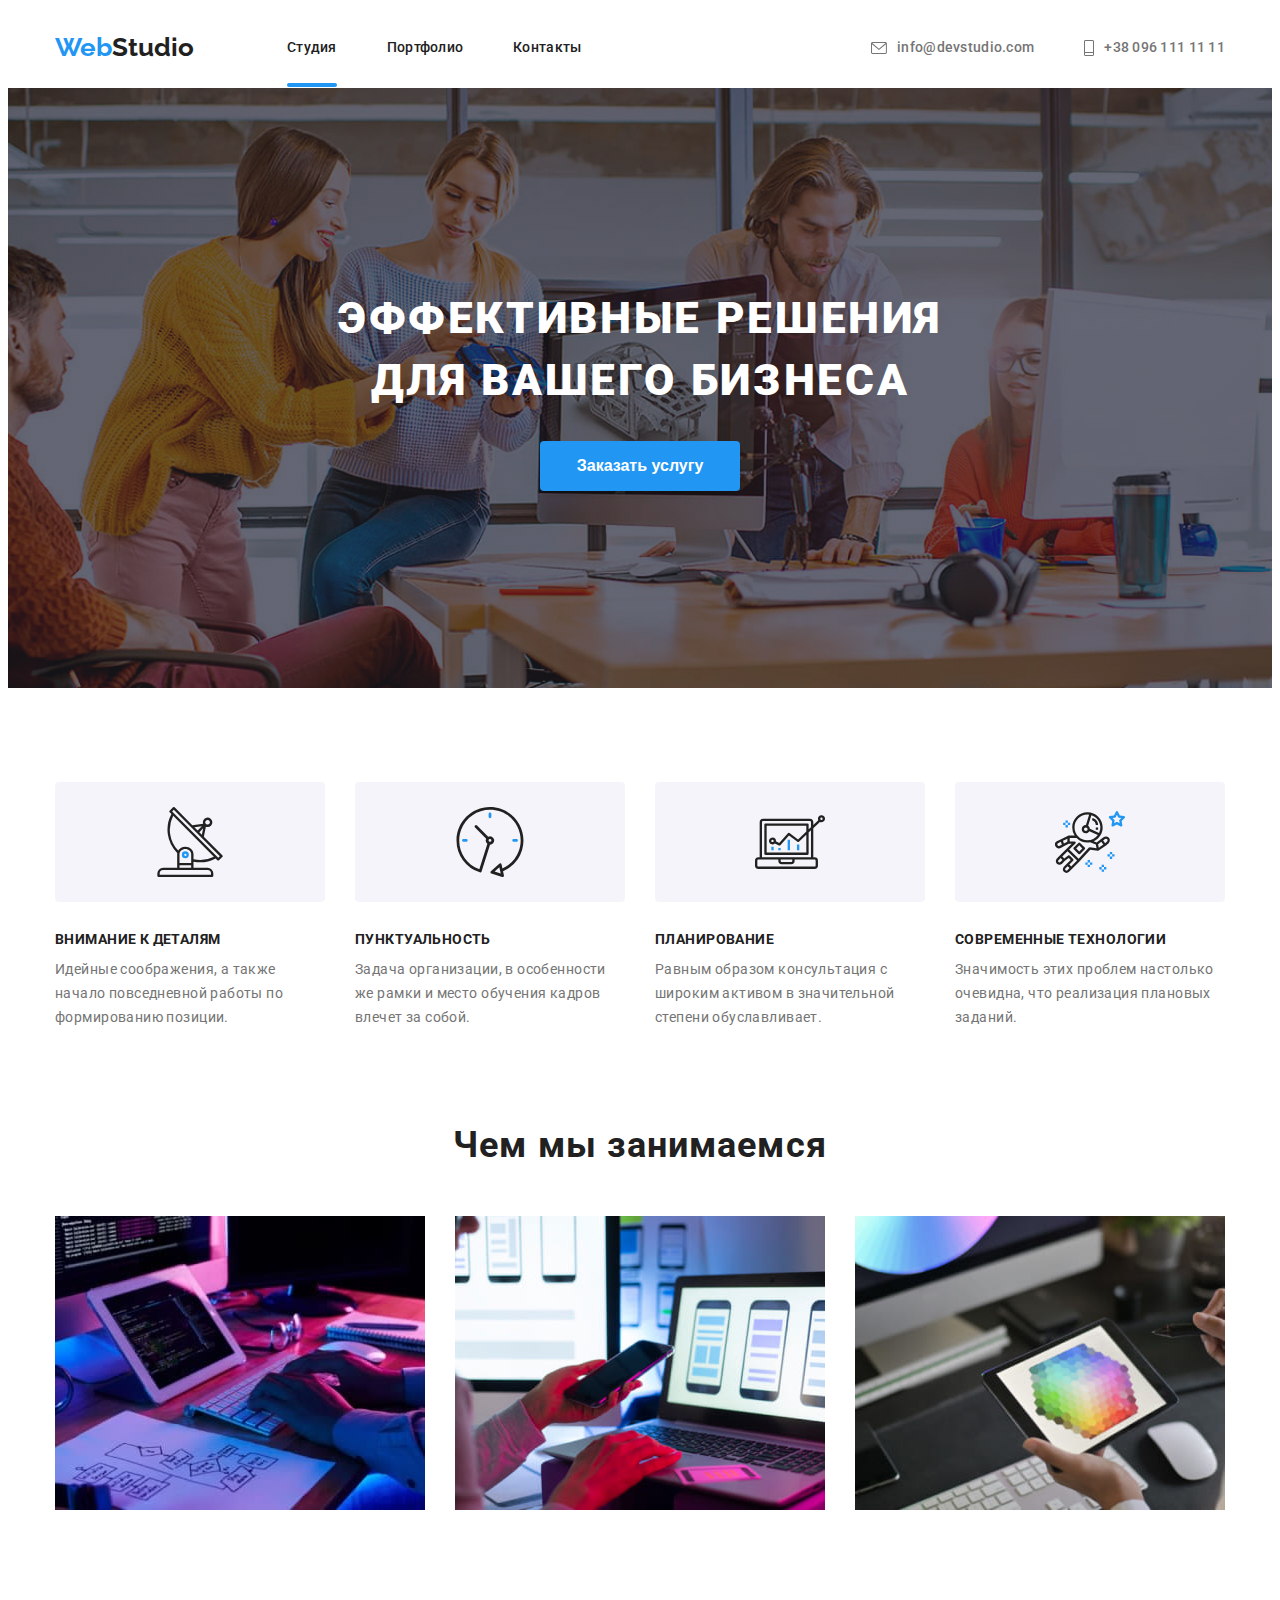
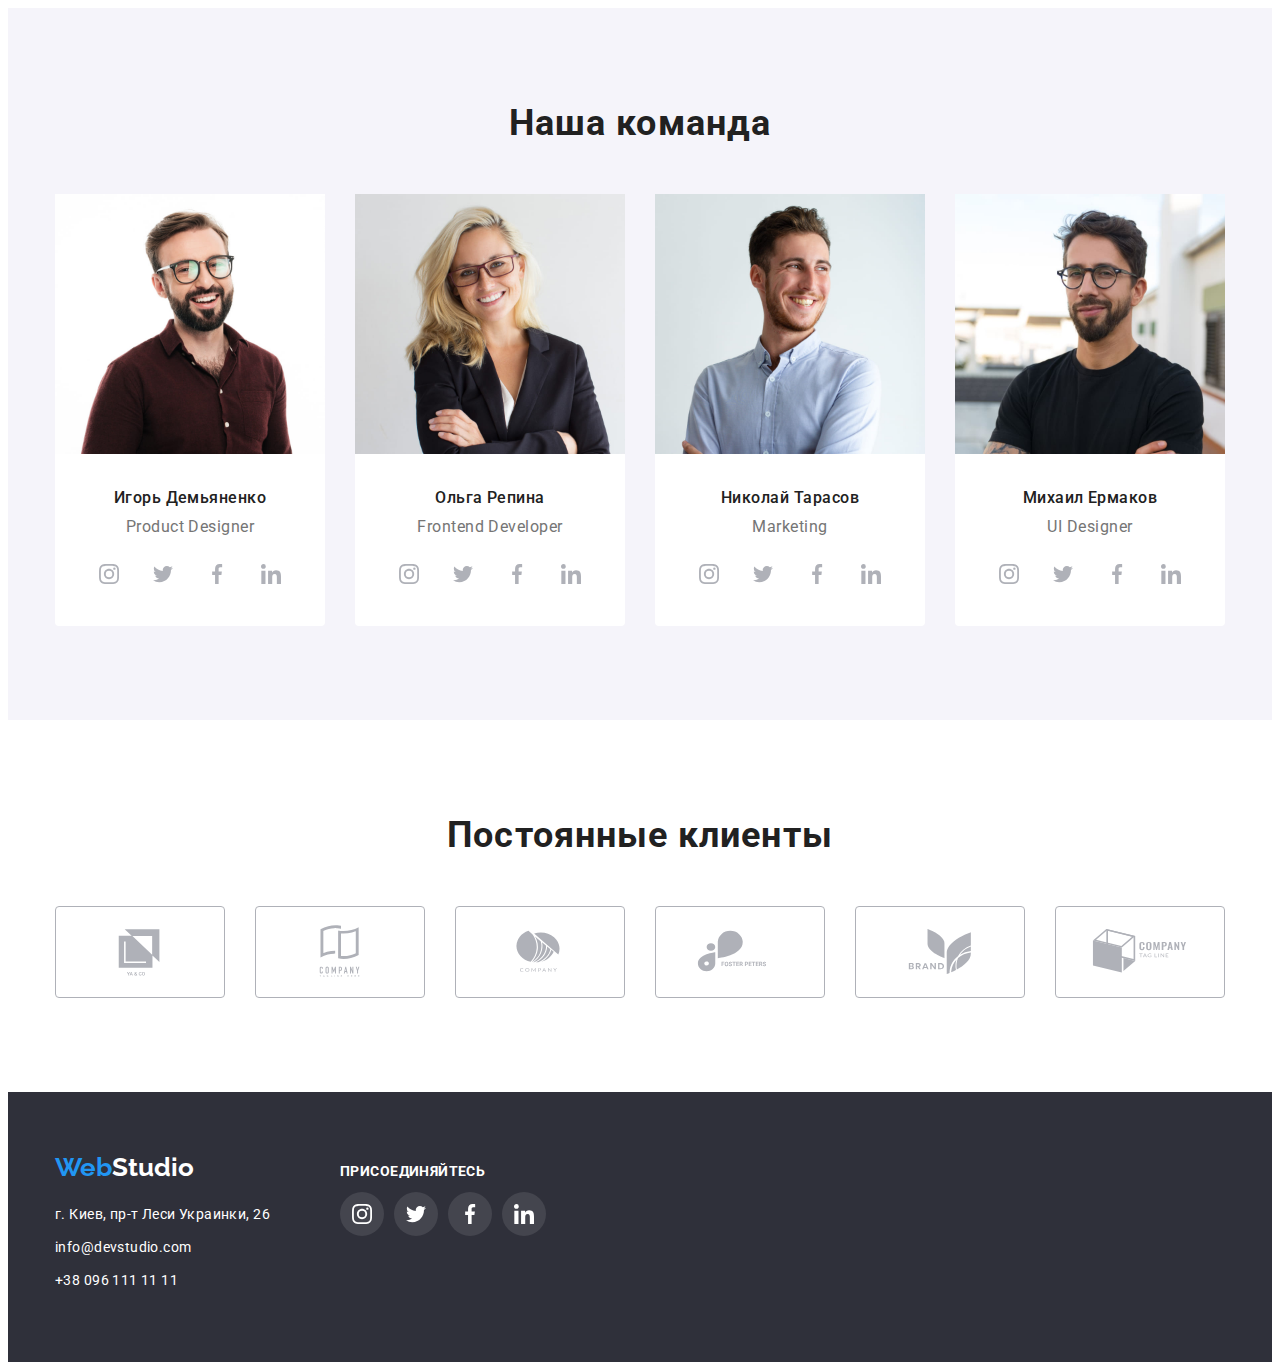
<file: index.html>
<!DOCTYPE html>
<html lang="ru">
<head>
    
    <meta charset="UTF-8">
    <meta http-equiv="X-UA-Compatible" content="IE=edge">
    <meta name="viewport" content="width=device-width, initial-scale=1.0">
    <title>Studio</title>
    <link rel="stylesheet" href="https://cdnjs.cloudflare.com/ajax/libs/modern-normalize/1.1.0/modern-normalize.min.css"
        integrity="sha512-wpPYUAdjBVSE4KJnH1VR1HeZfpl1ub8YT/NKx4PuQ5NmX2tKuGu6U/JRp5y+Y8XG2tV+wKQpNHVUX03MfMFn9Q=="
        crossorigin="anonymous" referrerpolicy="no-referrer" />
<link rel="preconnect" href="https://fonts.googleapis.com">
<link rel="preconnect" href="https://fonts.gstatic.com" crossorigin>
<link href="https://fonts.googleapis.com/css2?family=Raleway:wght@700&family=Roboto:wght@400;500;700;900&display=swap"
    rel="stylesheet">
    <link rel="stylesheet" href="./css/styles.css" >
</head>
<body>
    

    <header class="header">
        <div class="container header-container">
            <div class="connect-header-logo">
        <a class="logo-title-up link" href=""><span class="logo-letters-up">Web</span>Studio</a>
        </div>
        <!--Navigation panel-->
        <nav class="nav-list">
            <ul class="header-list list">
                <li class="header-item"><a class="menu-link curent-page link " href="">Студия</a></li>
                <li class="header-item"><a class="menu-link link" href="./portfolio.html">Портфолио</a></li>
                <li class="header-item"><a class="menu-link link" href="">Контакты</a></li>
            </ul>
        </nav>
            
            <ul class="nav-link list">
                <li class="item nav-items">
                    <a class="mail-item link" href="mailto:info@devstudio.com">
                        <svg class="mail-icon" width="16" height="12">
                        <use href="./images/symbol-defs.svg#icon-mail"></use>
                    </svg>info@devstudio.com 
                    </a>
                    
                </li>
                <li class="item nav-items">
                     <a class="phone-item link" href="tel:+380961111111">
                         <svg class="phone-icon" width="10" height="16">
                        <use href="./images/symbol-defs.svg#icon-phone"></use>
                    </svg>+38 096 111 11 11</a>
                </li>
            </ul>
        </div>
    </header>

<main>
    <section class="hero-section">
        <div class="container hero-container">
            
            <h1 class="hero-title">Эффективные решения <br> для вашего бизнеса</h1>
            <button type="button" class="hero-button" data-modal-open>Заказать услугу</button>
            
        </div>
    
    </section>
        
   
    <section class="skills-section">
       
        <div class="skills-cotainer container">
        <ul class="skills-list list">
            <li class="skills-list-item item">
                <div class="skills-container-item">
                    
                        <svg class="icon-locator" width="70" height="70">
                            <use href="./images/symbol-defs.svg#icon-antenna"></use>
                        </svg>
                    </div>
                <h3 class="skills-list-title">Внимание к деталям</h3>
                <p class="skills-list-paragraph">Идейные соображения, а также начало повседневной работы по формированию позиции.</p>
                
            </li>
            <li class="skills-list-item item">
                <div class="skills-container-item">
                    
                        <svg class="icon-locator" width="70" height="70">
                            <use href="./images/symbol-defs.svg#icon-clock"></use>
                        </svg>
                </div>
                <h3 class="skills-list-title">Пунктуальность</h3>
                <p class="skills-list-paragraph">Задача организации, в особенности же рамки и место обучения кадров влечет за собой.</p>
                
            </li>
            <li class="skills-list-item item">
                <div class="skills-container-item">
                    
                        <svg class="icon-locator" width="70" height="70">
                            <use href="./images/symbol-defs.svg#icon-diagram"></use>
                        </svg>
                </div>
                <h3 class="skills-list-title">Планирование</h3>
                <p class="skills-list-paragraph">Равным образом консультация с широким активом в значительной степени обуславливает.</p>
                
            </li>
            <li class="skills-list-item item">
                <div class="skills-container-item">
                  
                        <svg class="icon-locator" width="70" height="70">
                            <use href="./images/symbol-defs.svg#icon-astronaut"></use>
                        </svg>
                </div>
                <h3 class="skills-list-title">Современные технологии</h3>
                <p class="skills-list-paragraph">Значимость этих проблем настолько очевидна, что реализация плановых заданий.</p>
            
            </li>
            
        </ul>
        </div>
        
    </section>

    <section class="work-list-section">
        <div class="work-list-container container">
        <h2 class="work-list-title">Чем мы занимаемся</h2>
        <ul class="work-list list">
            <li class="work-list-item item">
                <div class="work-list-box">
                <img src="./images/box1.jpg" alt="ввод текста" width="370">
                
                    <p class="work-list-txt">ДЕСКТОПНЫЕ ПРИЛОЖЕНИЯ</p>
                
                </div>
             
            </li>
            <li class="work-list-item item">
                <div class="work-list-box">
                <img src="./images/box2.jpg" alt="ноутбук" width="370">
                
                    <p class="work-list-txt">МОБИЛЬНЫЕ ПРИЛОЖЕНИЯ</p>
                
                </div>
            </li>
            <li class="work-list-item item">
                <div class="work-list-box">
                <img src="./images/box3.jpg" alt="планшет" width="370">
                
                    <p class="work-list-txt">ДИЗАЙНЕРСКИЕ РЕШЕНИЯ</p>
                
                </div>
            </li>
        </div>
        </ul>
    </section>




    <section class="team-section">
        <div class="team-container container">
        <h2 class="team-title">Наша команда</h2>
        <ul class="team-list list">
            <li class="team-list-item item"> 
                
                <div class="team-cards">
                <img src="./images/igor-demianenko.jpg" width="270" alt="Игорь Демьяненко">
                <h3 class="team-title-item">Игорь Демьяненко</h3>
                <p class="team-paragraph-item">Product Designer</p>
                <ul class="team-social-list list">

                    <li class="team-social-item">
                        <a class="team-social-link" href="">
                        <svg class="team-social-icon" width="20" height="20">
                        <use href="./images/symbol-defs.svg#icon-instagram"></use>
                        </svg></a>
                    </li>
                    <li class="team-social-item">
                        <a class="team-social-link" href="">
                        <svg class="team-social-icon" width="20" height="20">
                        <use href="./images/symbol-defs.svg#icon-twitter"></use>
                        </svg></a>
                    </li>
                    <li class="team-social-item">
                        <a  class="team-social-link" href="">
                        <svg class="team-social-icon" width="20" height="20">
                        <use href="./images/symbol-defs.svg#icon-facebook"></use>
                        </svg></a>
                    </li>
                    <li class="team-social-item">
                        <a class="team-social-link" href="">
                        <svg class="team-social-icon" width="20" height="20">
                        <use href="./images/symbol-defs.svg#icon-linkedin"></use>
                        </svg></a>
                    </li>
                </ul>
                </div>
            </li>
            
             <li class="team-list-item item">
                  
                
                <div class="team-cards">
                <img src="./images/olga-repina.jpg" width="270" alt="Ольга Репина">
                <h3 class="team-title-item">Ольга Репина</h3>
                <p class="team-paragraph-item">Frontend Developer</p>
                <ul class="team-social-list list">
                
                    <li class="team-social-item">
                        <a class="team-social-link" href="">
                            <svg class="team-social-icon" width="20" height="20">
                                <use href="./images/symbol-defs.svg#icon-instagram"></use>
                            </svg></a>
                    </li>
                    <li class="team-social-item">
                        <a class="team-social-link" href="">
                            <svg class="team-social-icon" width="20" height="20">
                                <use href="./images/symbol-defs.svg#icon-twitter"></use>
                            </svg></a>
                    </li>
                    <li class="team-social-item">
                        <a class="team-social-link" href="">
                            <svg class="team-social-icon" width="20" height="20">
                                <use href="./images/symbol-defs.svg#icon-facebook"></use>
                            </svg></a>
                    </li>
                    <li class="team-social-item">
                        <a class="team-social-link" href="">
                            <svg class="team-social-icon" width="20" height="20">
                                <use href="./images/symbol-defs.svg#icon-linkedin"></use>
                            </svg></a>
                    </li>
                </ul>
                </div>
            </li>
            
            <li class="team-list-item item"> 
                
                
                <div class="team-cards">
                <img src="./images/nikolay-tarasov.jpg" width="270" alt="Николай Тарасов">
                <h3 class="team-title-item">Николай Тарасов</h3>
                <p class="team-paragraph-item">Marketing</p>
                <ul class="team-social-list list">
                
                    <li class="team-social-item">
                        <a class="team-social-link" href="">
                            <svg class="team-social-icon" width="20" height="20">
                                <use href="./images/symbol-defs.svg#icon-instagram"></use>
                            </svg></a>
                    </li>
                    <li class="team-social-item">
                        <a class="team-social-link" href="">
                            <svg class="team-social-icon" width="20" height="20">
                                <use href="./images/symbol-defs.svg#icon-twitter"></use>
                            </svg></a>
                    </li>
                    <li class="team-social-item">
                        <a class="team-social-link" href="">
                            <svg class="team-social-icon" width="20" height="20">
                                <use href="./images/symbol-defs.svg#icon-facebook"></use>
                            </svg></a>
                    </li>
                    <li class="team-social-item">
                        <a class="team-social-link" href="">
                            <svg class="team-social-icon" width="20" height="20">
                                <use href="./images/symbol-defs.svg#icon-linkedin"></use>
                            </svg></a>
                    </li>
                </ul>
                </div>
            </li>
            <li class="team-list-item item"> 
                
                <div class="team-cards">
                <img src="./images/mikhail-ermakov.jpg" width="270" alt="Михаил Ермаков">
                <h3 class="team-title-item">Михаил Ермаков</h3>
                <p class="team-paragraph-item">UI Designer</p>
                <ul class="team-social-list list">
                
                    <li class="team-social-item">
                        <a class="team-social-link" href="">
                            <svg class="team-social-icon" width="20" height="20">
                                <use href="./images/symbol-defs.svg#icon-instagram"></use>
                            </svg></a>
                    </li>
                    <li class="team-social-item">
                        <a class="team-social-link" href="">
                            <svg class="team-social-icon" width="20" height="20">
                                <use href="./images/symbol-defs.svg#icon-twitter"></use>
                            </svg></a>
                    </li>
                    <li class="team-social-item">
                        <a class="team-social-link" href="">
                            <svg class="team-social-icon" width="20" height="20">
                                <use href="./images/symbol-defs.svg#icon-facebook"></use>
                            </svg></a>
                    </li>
                    <li class="team-social-item">
                        <a class="team-social-link" href="">
                            <svg class="team-social-icon" width="20" height="20">
                                <use href="./images/symbol-defs.svg#icon-linkedin"></use>
                            </svg></a>
                    </li>
                </ul>
                </div>
            </li>
        </ul>
        </div>
    </section>

    <section class="clients-section">
        <div class="clients-container container">
            <h2 class="clients-title">Постоянные клиенты</h2>
            <ul class="clients-list list">
                <li class="clients-list-item">
                   <a class="clients-link link" href="">
                        <svg class="clients-icon" width="106" height="60">
                            <use href="./images/symbol-defs.svg#icon-Logo1"></use>
                        </svg>
                </a>
                </li>
                <li class="clients-list-item">
                    <a class="clients-link link" href="" >
                        <svg class="clients-icon" width="106" height="60">
                            <use href="./images/symbol-defs.svg#icon-Logo2"></use>
                        </svg>
                    </a>
                </li>
                <li class="clients-list-item">
                    <a class="clients-link link" href="" >
                        <svg class="clients-icon" width="106" height="60">
                            <use href="./images/symbol-defs.svg#icon-Logo3"></use>
                        </svg>
                    </a>
                </li>
                <li class="clients-list-item">
                    <a class="clients-link link" href="" >
                        <svg class="clients-icon" width="106" height="60">
                            <use href="./images/symbol-defs.svg#icon-Logo4"></use>
                        </svg>
                    </a>
                </li>
                <li class="clients-list-item">
                    <a class="clients-link link" href="" >
                        <svg class="clients-icon" width="106" height="60">
                            <use href="./images/symbol-defs.svg#icon-Logo5"></use>
                        </svg>
                    </a>
                </li>
                <li class="clients-list-item">
                    <a class="clients-link link" href="" >
                        <svg class="clients-icon" width="106" height="60">
                            <use href="./images/symbol-defs.svg#icon-Logo6"></use>
                        </svg>
                    </a>
                  </li>
            </ul>
        </div>
    </section>
</main>

<footer class="footer">
    <div class="footer-container container">
        <div class="main-nav-footer">
            <div class="logo-footer">
            <a class="logo-title-down link" href="./Index.html"><span class="logo-letters-down">Web</span>Studio</a>
            </div>
            <address class="address-font">
                <p class="address-footer"> г. Киев, пр-т Леси Украинки, 26</p>
                    
                <ul class="nav-link-down list">
                    <li class="item"> 
                        <a class="link" href="mailto:info@devstudio.com">info@devstudio.com</a>
                    </li>
                    <li class="item">
                        <a class="link" href="tel:+380961111111">+38 096 111 11 11</a>
                    </li>
                </ul>
            </address>
        </div>
        <div class="social-nav-footer">
           <h3 class="footer-social-title">Присоединяйтесь</h3>
            <ul class="footer-social-list list">
                <li class="footer-social-item">
                    <a class="footer-social-link" href="">
                        <svg class="footer-social-icon" width="20" height="20">
                            <use href="./images/symbol-defs.svg#icon-instagram"></use>
                        </svg></a>
                </li>
                <li class="footer-social-item">
                    <a class="footer-social-link" href="">
                        <svg class="footer-social-icon" width="20" height="20">
                            <use href="./images/symbol-defs.svg#icon-twitter"></use>
                        </svg></a>
                </li>
                <li class="footer-social-item">
                    <a class="footer-social-link" href="">
                        <svg class="footer-social-icon" width="20" height="20">
                            <use href="./images/symbol-defs.svg#icon-facebook"></use>
                        </svg></a>
                </li>
                <li class="footer-social-item">
                    <a class="footer-social-link" href="">
                        <svg class="footer-social-icon" width="20" height="20">
                            <use href="./images/symbol-defs.svg#icon-linkedin"></use>
                        </svg></a>
                </li>
            </ul>
        </div>
    </div>
</footer>

<div class="backdrop is-hidden" data-modal >
    <div class="modal">
        <button type="button" class="modal-close" data-modal-close>
            <svg clas="close-icon" width="18" height="18">
                <use href="./images/symbol-defs.svg#icon-close"></use>
            </svg>
        </button>
    </div>
</div>
</body>
<script src="./js/modal.js"></script>
</html>
</file>
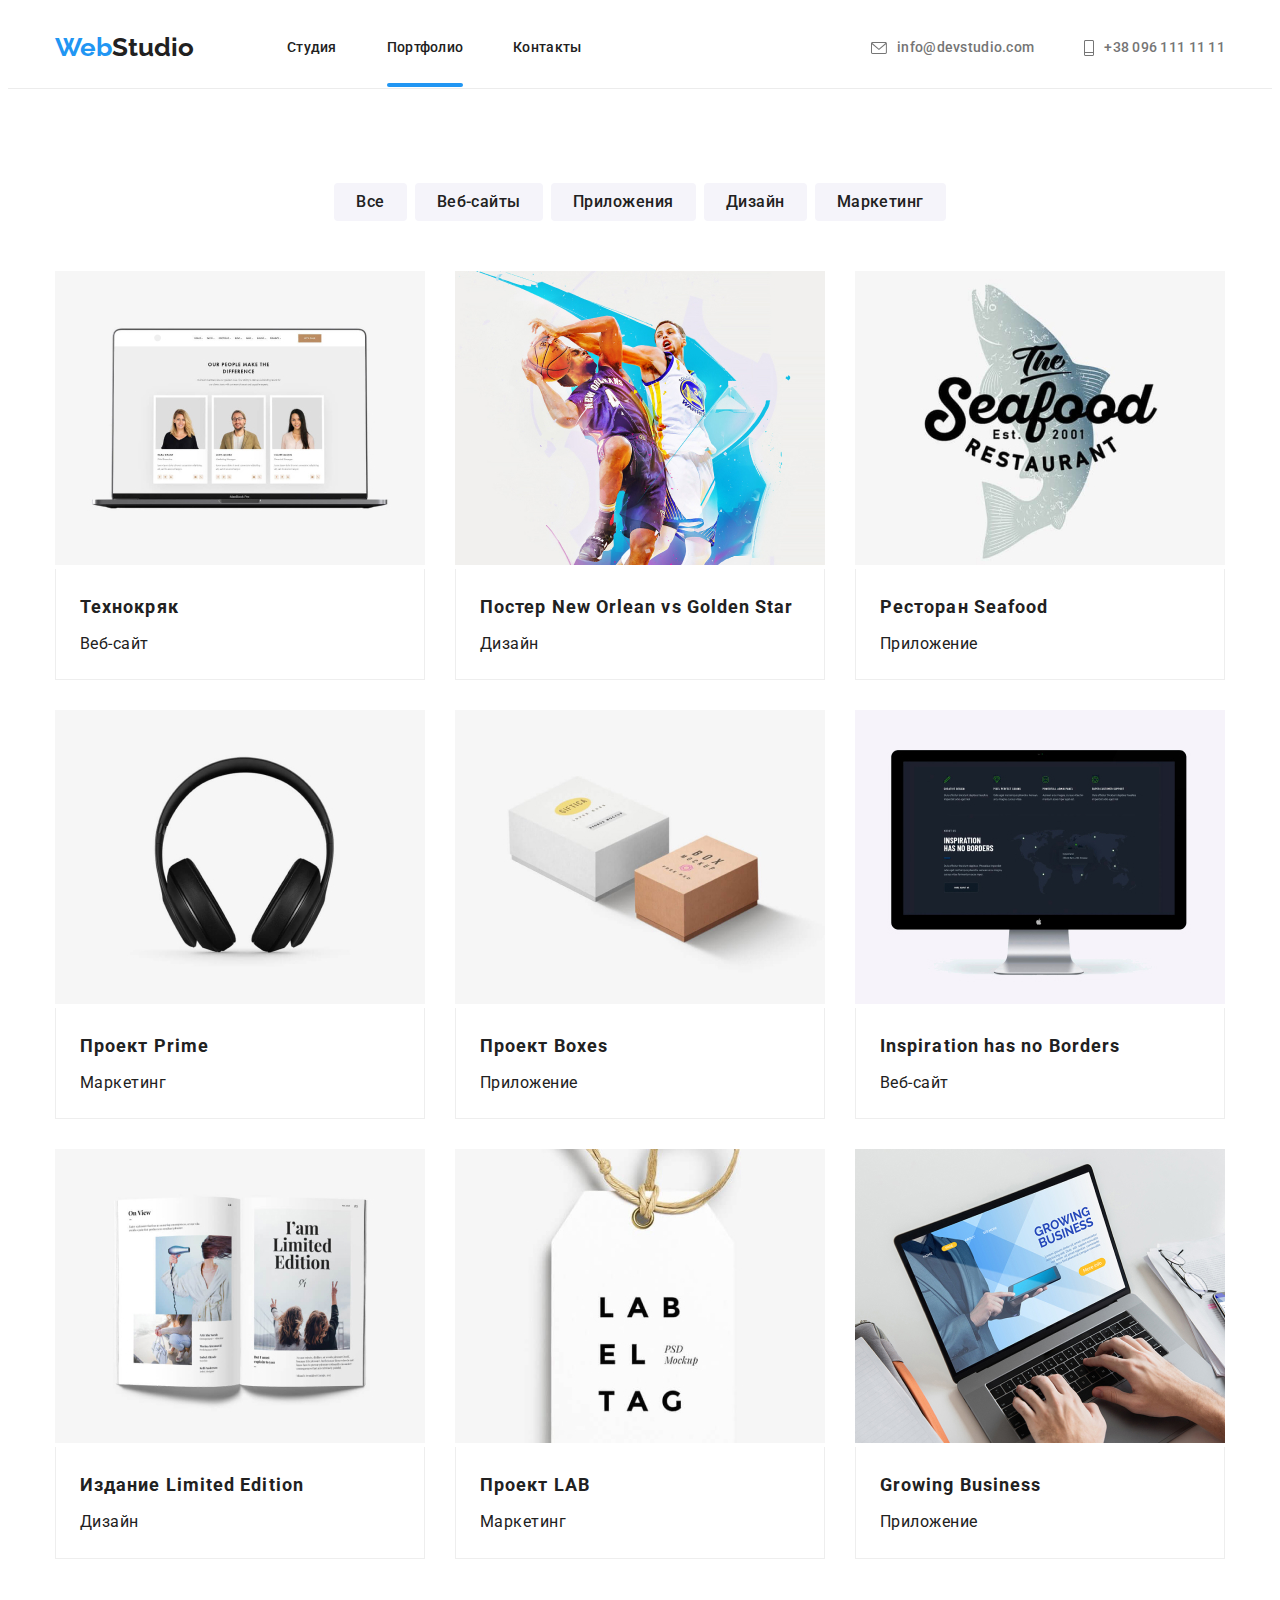
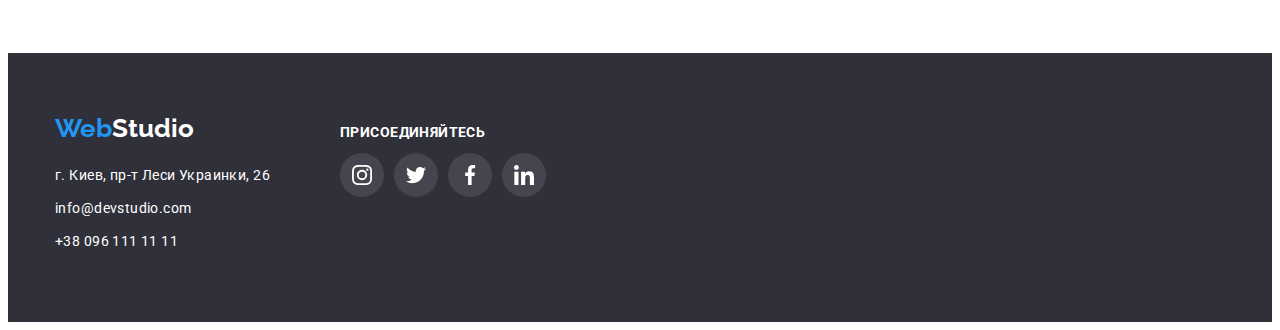
<file: portfolio.html>
<!DOCTYPE html>
<html lang="en">
<head>
    <meta charset="UTF-8">
    <meta http-equiv="X-UA-Compatible" content="IE=edge">
    <meta name="viewport" content="width=device-width, initial-scale=1.0">
    <title>Document</title>
    <link rel="preconnect" href="https://fonts.googleapis.com">
    <link rel="preconnect" href="https://fonts.gstatic.com" crossorigin>
    <link href="https://fonts.googleapis.com/css2?family=Raleway:wght@700&family=Roboto:wght@400;500;700;900&display=swap"
        rel="stylesheet">
        <link rel="stylesheet" href="https://cdnjs.cloudflare.com/ajax/libs/modern-normalize/1.1.0/modern-normalize.min.css"
            integrity="sha512-wpPYUAdjBVSE4KJnH1VR1HeZfpl1ub8YT/NKx4PuQ5NmX2tKuGu6U/JRp5y+Y8XG2tV+wKQpNHVUX03MfMFn9Q=="
            crossorigin="anonymous" referrerpolicy="no-referrer" />
    <link rel="stylesheet" href="./css/styles.css">
</head>
<body>
<header class="header header-portfolio">
    <div class="container header-container">
        <div class="connect-header-logo">
            <a class="logo-title-up link" href=""><span class="logo-letters-up">Web</span>Studio</a>
        </div>
        <!--Navigation panel-->
        <nav class="nav-list">
            <ul class="header-list list">
                <li class="header-item"><a class="menu-link  link " href="./index.html">Студия</a></li>
                <li class="header-item"><a class="menu-link curent-page link" href="./portfolio.html">Портфолио</a></li>
                <li class="header-item"><a class="menu-link link" href="">Контакты</a></li>
            </ul>
        </nav>

        <ul class="nav-link list">
            <li class="item nav-items">
                <a class="mail-item link" href="mailto:info@devstudio.com">
                    <svg class="mail-icon" width="16" height="12">
                        <use href="./images/symbol-defs.svg#icon-mail"></use>
                    </svg>info@devstudio.com
                </a>

            </li>
            <li class="item nav-items">
                <a class="phone-item link" href="tel:+380961111111">
                    <svg class="phone-icon" width="10" height="16">
                        <use href="./images/symbol-defs.svg#icon-phone"></use>
                    </svg>+38 096 111 11 11</a>
            </li>
        </ul>
    </div>
</header>
<main>

        <section class="filter-section">
            <div class="filter-container container">
            <ul class="filter-section-list list">
                <li class="item">
                    <button type="button" class="button">Все</button>
                </li>
            
                <li class="item">
                    <button type="button" class="button">Веб-сайты</button>
                </li>
            
                <li class="item">
                    <button type="button" class="button">Приложения</button>
                </li>
            
                <li class="item">
                    <button type="button" class="button">Дизайн</button>
                </li>
            
                <li class="item">
                    <button type="button" class="button">Маркетинг</button>
                </li>
            </ul>

            <ul class="portfolio-list list">
               <li class="portfolio-list-item">
                   <div class="portfolio-card-wrap">
                        <img class="portfolio-image" src="./images/img.jpg" alt="страница сайта" width="370" >
                        <p class="portfolio-txt">Технокряк это современная площадка распространения коронавируса. Компании используют эту платформу для цифрового
                        шпионажа и атак на защищённые сервера конкурентов.</p>
                    </div>
                    <div class="portfolio-cards">
                        <h2 class="portfolio-list-title">Технокряк</h2>
                        <p class="portfolio-list-paragraph">Веб-сайт</p>
                    </div>
               </li>
                <li class="portfolio-list-item">
                    <div class="portfolio-card-wrap">
                        <img class="portfolio-image" src="./images/basketball.jpg" alt="баскетбол" width="370">
                        <p class="portfolio-txt">Технокряк это современная площадка распространения коронавируса. Компании используют эту платформу для цифрового
                        шпионажа и атак на защищённые сервера конкурентов.</p>
                    </div>
                    <div class="portfolio-cards">
                        <h2 class="portfolio-list-title">Постер New Orlean vs Golden Star</h2>
                        <p class="portfolio-list-paragraph">Дизайн</p>
                    </div>
                </li>
                <li class="portfolio-list-item">
                    <div class="portfolio-card-wrap">
                        <img class="portfolio-image" src="./images/seafood.jpg" alt="логотип ресторана" width="370">
                        <p class="portfolio-txt">Технокряк это современная площадка распространения коронавируса. Компании используют эту платформу для цифрового
                        шпионажа и атак на защищённые сервера конкурентов.</p>
                    </div>

                    <div class="portfolio-cards">
                        <h2 class="portfolio-list-title">Ресторан Seafood</h2>
                        <p class="portfolio-list-paragraph">Приложение</p>
                    </div>
               </li>
               <li class="portfolio-list-item">
                   <div class="portfolio-card-wrap">
                        <img class="portfolio-image" src="./images/prime.jpg" alt="наушники" width="370">
                        <p class="portfolio-txt">Технокряк это современная площадка распространения коронавируса. Компании используют эту платформу для цифрового
                        шпионажа и атак на защищённые сервера конкурентов.</p>
                    </div>
                    <div class="portfolio-cards">
                        <h2 class="portfolio-list-title">Проект Prime</h2>
                        <p class="portfolio-list-paragraph">Маркетинг</p>
                    </div>
                </li>
                <li class="portfolio-list-item">
                    <div class="portfolio-card-wrap">
                        <img class="portfolio-image" src="./images/boxes.jpg" alt="коробки" width="370">
                        <p class="portfolio-txt">Технокряк это современная площадка распространения коронавируса. Компании используют эту платформу для цифрового
                        шпионажа и атак на защищённые сервера конкурентов.</p>
                    </div>
                    <div class="portfolio-cards">
                        <h2 class="portfolio-list-title">Проект Boxes</h2>
                        <p class="portfolio-list-paragraph">Приложение</p>
                    </div>
                </li>
                <li class="portfolio-list-item">
                    <div class="portfolio-card-wrap">
                        <img class="portfolio-image" src="./images/no-borders.jpg" alt="монитор" width="370">
                        <p class="portfolio-txt">Технокряк это современная площадка распространения коронавируса. Компании используют эту платформу для цифрового
                        шпионажа и атак на защищённые сервера конкурентов.</p>
                    </div>
                    <div class="portfolio-cards">
                        <h2 class="portfolio-list-title">Inspiration has no Borders</h2>
                        <p class="portfolio-list-paragraph">Веб-сайт</p>
                    </div>
                </li>
                <li class="portfolio-list-item">
                    <div class="portfolio-card-wrap">
                        <img class="portfolio-image" src="./images/book.jpg" alt="книга" width="370">
                        <p class="portfolio-txt">Технокряк это современная площадка распространения коронавируса. Компании используют эту платформу для цифрового
                        шпионажа и атак на защищённые сервера конкурентов.</p>
                    </div>
                    <div class="portfolio-cards">
                        <h2 class="portfolio-list-title">Издание Limited Edition</h2>
                        <p class="portfolio-list-paragraph">Дизайн</p>
                    </div>
                </li>
                <li class="portfolio-list-item">
                    <div class="portfolio-card-wrap">
                        <img class="portfolio-image" src="./images/lab.jpg" alt="бирка" width="370">
                        <p class="portfolio-txt">Технокряк это современная площадка распространения коронавируса. Компании используют эту платформу для цифрового
                        шпионажа и атак на защищённые сервера конкурентов.</p>
                    </div>
                    <div class="portfolio-cards">
                        <h2 class="portfolio-list-title">Проект LAB</h2>
                        <p class="portfolio-list-paragraph">Маркетинг</p>
                    </div>
                </li>
                <li class="portfolio-list-item">
                    <div class="portfolio-card-wrap">
                        <img class="portfolio-image" src="./images/notebook.jpg" alt="ноутбук" width="370">
                        <p class="portfolio-txt">Технокряк это современная площадка распространения коронавируса. Компании используют эту платформу для цифрового
                        шпионажа и атак на защищённые сервера конкурентов.</p>
                    </div>
                    <div class="portfolio-cards">
                        <h2 class="portfolio-list-title">Growing Business</h2>
                        <p class="portfolio-list-paragraph">Приложение</p>
                    </div>
                </li>
            </ul>
            </div>
        </section>
</main>
<footer class="footer">
    <div class="footer-container container">
        <div class="main-nav-footer">
            <div class="logo-footer">
                <a class="logo-title-down link" href="./Index.html"><span class="logo-letters-down">Web</span>Studio</a>
            </div>
            <address class="address-font">
                <p class="address-footer"> г. Киев, пр-т Леси Украинки, 26</p>

                <ul class="nav-link-down list">
                    <li class="item">
                        <a class="link" href="mailto:info@devstudio.com">info@devstudio.com</a>
                    </li>
                    <li class="item">
                        <a class="link" href="tel:+380961111111">+38 096 111 11 11</a>
                    </li>
                </ul>
            </address>
        </div>
        <div class="social-nav-footer">
            <h3 class="footer-social-title">Присоединяйтесь</h3>
            <ul class="footer-social-list list">
                <li class="footer-social-item">
                    <a class="footer-social-link" href="">
                        <svg class="footer-social-icon" width="20" height="20">
                            <use href="./images/symbol-defs.svg#icon-instagram"></use>
                        </svg></a>
                </li>
                <li class="footer-social-item">
                    <a class="footer-social-link" href="">
                        <svg class="footer-social-icon" width="20" height="20">
                            <use href="./images/symbol-defs.svg#icon-twitter"></use>
                        </svg></a>
                </li>
                <li class="footer-social-item">
                    <a class="footer-social-link" href="">
                        <svg class="footer-social-icon" width="20" height="20">
                            <use href="./images/symbol-defs.svg#icon-facebook"></use>
                        </svg></a>
                </li>
                <li class="footer-social-item">
                    <a class="footer-social-link" href="">
                        <svg class="footer-social-icon" width="20" height="20">
                            <use href="./images/symbol-defs.svg#icon-linkedin"></use>
                        </svg></a>
                </li>
            </ul>
        </div>
    </div>
</footer>
</body>
</html>
</file>
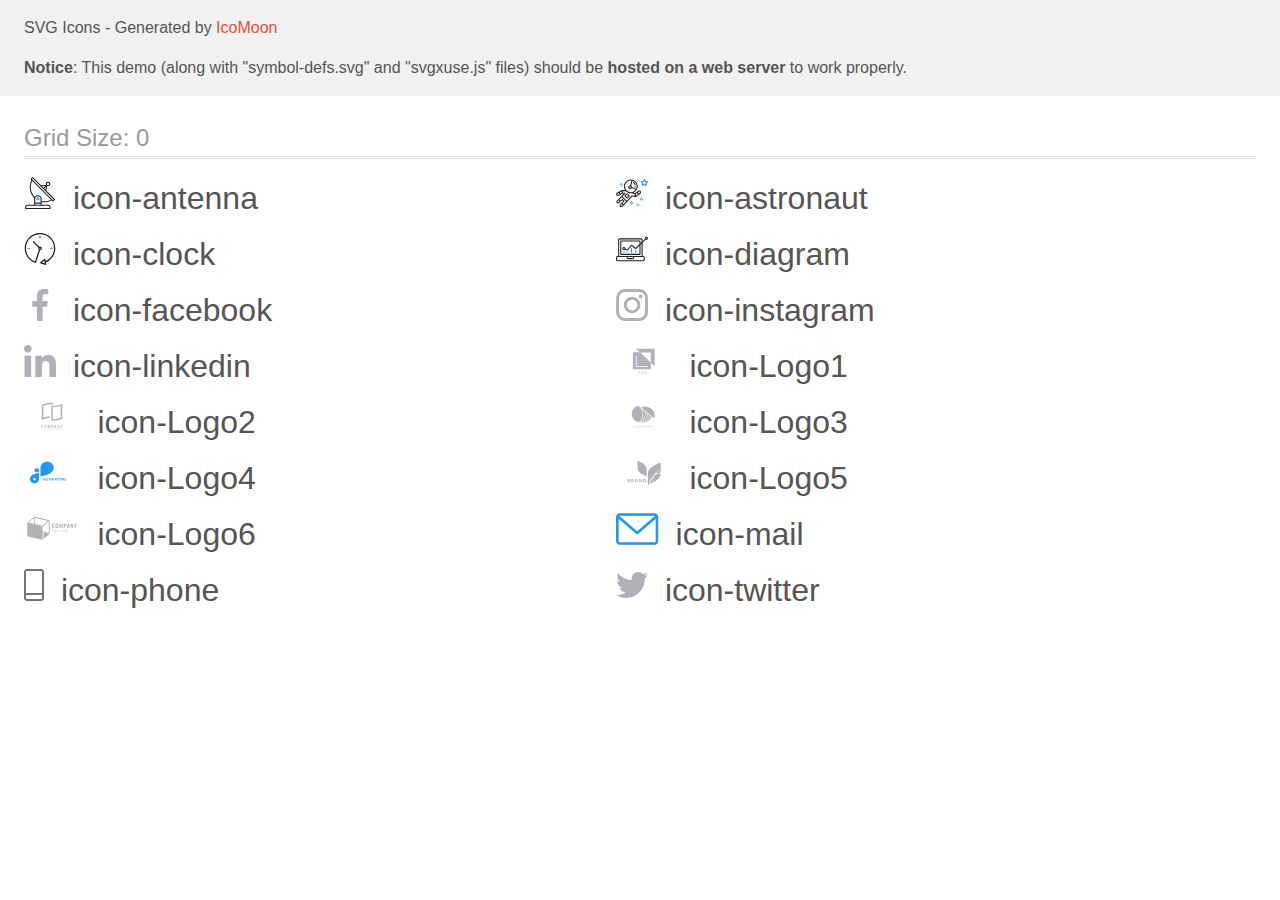
<file: images/icomoon (2)/demo-external-svg.html>
<!doctype html>
<html>
<head>
    <title>IcoMoon - SVG Icons</title>
    <meta charset="utf-8">
    <meta name="viewport" content="width=device-width, initial-scale=1">
    <link rel="stylesheet" href="demo-files/demo.css">
    <link rel="stylesheet" href="style.css">
</head>
<body>
<header class="bgc1 clearfix">
<div class="mhl">
    <p>SVG Icons - Generated by <a href="https://icomoon.io/app">IcoMoon</a></p><p><strong>Notice</strong>: This demo (along with "symbol-defs.svg" and "svgxuse.js" files) should be <b>hosted on a web server</b> to work properly.</p>
</div>
</header>
    <div class="clearfix mhl ptl">
        <h1 class="mvm mtn fgc1">Grid Size: 0</h1>
        <div class="glyph fs1">
            <div class="clearfix pbs">
                <svg class="icon icon-antenna"><use xlink:href="symbol-defs.svg#icon-antenna"></use></svg><span class="name"> icon-antenna</span>
            </div>
        </div>
        <div class="glyph fs1">
            <div class="clearfix pbs">
                <svg class="icon icon-astronaut"><use xlink:href="symbol-defs.svg#icon-astronaut"></use></svg><span class="name"> icon-astronaut</span>
            </div>
        </div>
        <div class="glyph fs1">
            <div class="clearfix pbs">
                <svg class="icon icon-clock"><use xlink:href="symbol-defs.svg#icon-clock"></use></svg><span class="name"> icon-clock</span>
            </div>
        </div>
        <div class="glyph fs1">
            <div class="clearfix pbs">
                <svg class="icon icon-diagram"><use xlink:href="symbol-defs.svg#icon-diagram"></use></svg><span class="name"> icon-diagram</span>
            </div>
        </div>
        <div class="glyph fs1">
            <div class="clearfix pbs">
                <svg class="icon icon-facebook"><use xlink:href="symbol-defs.svg#icon-facebook"></use></svg><span class="name"> icon-facebook</span>
            </div>
        </div>
        <div class="glyph fs1">
            <div class="clearfix pbs">
                <svg class="icon icon-instagram"><use xlink:href="symbol-defs.svg#icon-instagram"></use></svg><span class="name"> icon-instagram</span>
            </div>
        </div>
        <div class="glyph fs1">
            <div class="clearfix pbs">
                <svg class="icon icon-linkedin"><use xlink:href="symbol-defs.svg#icon-linkedin"></use></svg><span class="name"> icon-linkedin</span>
            </div>
        </div>
        <div class="glyph fs1">
            <div class="clearfix pbs">
                <svg class="icon icon-Logo1"><use xlink:href="symbol-defs.svg#icon-Logo1"></use></svg><span class="name"> icon-Logo1</span>
            </div>
        </div>
        <div class="glyph fs1">
            <div class="clearfix pbs">
                <svg class="icon icon-Logo2"><use xlink:href="symbol-defs.svg#icon-Logo2"></use></svg><span class="name"> icon-Logo2</span>
            </div>
        </div>
        <div class="glyph fs1">
            <div class="clearfix pbs">
                <svg class="icon icon-Logo3"><use xlink:href="symbol-defs.svg#icon-Logo3"></use></svg><span class="name"> icon-Logo3</span>
            </div>
        </div>
        <div class="glyph fs1">
            <div class="clearfix pbs">
                <svg class="icon icon-Logo4"><use xlink:href="symbol-defs.svg#icon-Logo4"></use></svg><span class="name"> icon-Logo4</span>
            </div>
        </div>
        <div class="glyph fs1">
            <div class="clearfix pbs">
                <svg class="icon icon-Logo5"><use xlink:href="symbol-defs.svg#icon-Logo5"></use></svg><span class="name"> icon-Logo5</span>
            </div>
        </div>
        <div class="glyph fs1">
            <div class="clearfix pbs">
                <svg class="icon icon-Logo6"><use xlink:href="symbol-defs.svg#icon-Logo6"></use></svg><span class="name"> icon-Logo6</span>
            </div>
        </div>
        <div class="glyph fs1">
            <div class="clearfix pbs">
                <svg class="icon icon-mail"><use xlink:href="symbol-defs.svg#icon-mail"></use></svg><span class="name"> icon-mail</span>
            </div>
        </div>
        <div class="glyph fs1">
            <div class="clearfix pbs">
                <svg class="icon icon-phone"><use xlink:href="symbol-defs.svg#icon-phone"></use></svg><span class="name"> icon-phone</span>
            </div>
        </div>
        <div class="glyph fs1">
            <div class="clearfix pbs">
                <svg class="icon icon-twitter"><use xlink:href="symbol-defs.svg#icon-twitter"></use></svg><span class="name"> icon-twitter</span>
            </div>
        </div>
  </div>
<script defer src="svgxuse.js"></script>
</body>
</html>
</file>
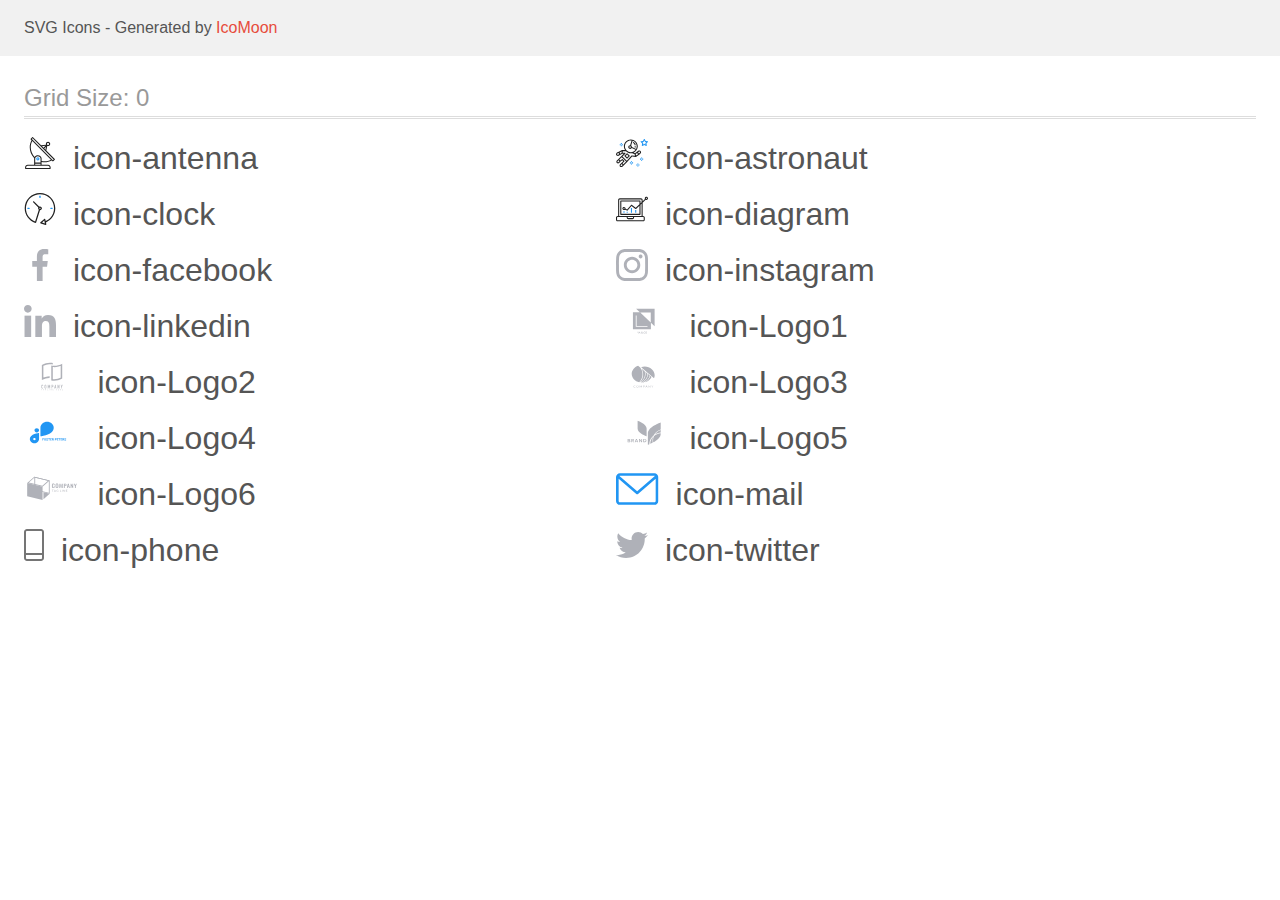
<file: images/icomoon (2)/demo.html>
<!doctype html>
<html>
<head>
    <title>IcoMoon - SVG Icons</title>
    <meta charset="utf-8">
    <meta name="viewport" content="width=device-width, initial-scale=1">
    <link rel="stylesheet" href="demo-files/demo.css">
    <link rel="stylesheet" href="style.css">
</head>
<body>
<svg aria-hidden="true" style="position: absolute; width: 0; height: 0; overflow: hidden;" version="1.1" xmlns="http://www.w3.org/2000/svg" xmlns:xlink="http://www.w3.org/1999/xlink">
<defs>
<symbol id="icon-antenna" viewBox="0 0 32 32">
<path fill="#212121" style="fill: var(--color1, #212121)" d="M30.773 22.098l-8.443-8.505 0.937-4.615c0.242 0.094 0.499 0.144 0.758 0.146h0.006c1.192 0.014 2.17-0.941 2.184-2.133s-0.941-2.17-2.133-2.184c-1.192-0.014-2.17 0.941-2.184 2.133-0.003 0.255 0.039 0.509 0.125 0.749l-4.96 0.605-8.091-8.133c-0.099-0.101-0.235-0.159-0.377-0.16-0.14 0.001-0.274 0.056-0.373 0.155l-1.513 1.504c-0.208 0.208-0.208 0.546 0 0.754l0.814 0.826c-3.153 5.798-2.129 12.978 2.519 17.663 0.043 0.041 0.092 0.074 0.146 0.098-0.034 0.18-0.051 0.364-0.052 0.547v6.187h-6.4c-1.472 0.002-2.665 1.195-2.667 2.667v1.067c0 0.295 0.239 0.533 0.533 0.533h24.533c0.295 0 0.533-0.239 0.533-0.533v-1.067c-0.002-1.472-1.195-2.665-2.667-2.667h-6.4v-2.742c1.003 0.21 2.024 0.317 3.049 0.32 2.458-0.003 4.877-0.615 7.040-1.783l0.818 0.823c0.099 0.101 0.235 0.159 0.377 0.16 0.14-0.001 0.274-0.056 0.373-0.155l1.513-1.504c0.208-0.208 0.208-0.546 0-0.754zM23.28 6.233c0.418-0.415 1.093-0.414 1.508 0.004s0.414 1.093-0.004 1.508c-0.2 0.199-0.47 0.31-0.752 0.31h-0.003c-0.589-0.003-1.064-0.483-1.061-1.072 0.002-0.282 0.115-0.552 0.314-0.751h-0.002zM22.024 9.738l-0.598 2.946-1.175-1.182 1.774-1.763zM21.419 8.836l-1.92 1.909-1.485-1.493 3.405-0.415zM24.004 28.8c0.884 0 1.6 0.716 1.6 1.6v0.533h-23.467v-0.533c0-0.884 0.716-1.6 1.6-1.6h20.267zM16.537 26.667v1.067h-5.333v-1.067h5.333zM11.204 25.6v-4.053c0-1.294 1.196-2.347 2.667-2.347s2.667 1.053 2.667 2.347v4.053h-5.333zM17.604 23.904v-2.357c0-1.882-1.675-3.413-3.733-3.413-1.331-0.020-2.576 0.657-3.281 1.786-4.058-4.274-4.971-10.645-2.279-15.887l18.602 18.708c-2.872 1.461-6.165 1.873-9.309 1.163zM28.893 23.22l-21.057-21.181 0.755-0.752 7.935 7.98c0.004 0 0.006 0.007 0.010 0.010l13.115 13.191-0.757 0.752z"></path>
<path fill="#2196f3" style="fill: var(--color2, #2196f3)" d="M13.876 20.267h-0.005c-0.884-0.001-1.601 0.714-1.602 1.598s0.714 1.601 1.598 1.602h0.005c0.884 0.001 1.601-0.714 1.602-1.598s-0.714-1.601-1.598-1.602zM14.249 22.245c-0.1 0.1-0.236 0.156-0.378 0.155-0.295-0.002-0.532-0.242-0.531-0.536 0.001-0.141 0.057-0.276 0.157-0.375s0.233-0.154 0.373-0.155c0.295 0.002 0.532 0.241 0.53 0.536-0.001 0.141-0.057 0.276-0.157 0.375h0.005z"></path>
</symbol>
<symbol id="icon-astronaut" viewBox="0 0 32 32">
<path fill="#2196f3" style="fill: var(--color2, #2196f3)" d="M31.974 4.524c-0.063-0.193-0.229-0.333-0.43-0.363l-1.91-0.278-0.855-1.731c-0.179-0.365-0.777-0.365-0.956 0l-0.855 1.731-1.91 0.278c-0.201 0.029-0.367 0.17-0.431 0.363-0.062 0.193-0.011 0.405 0.135 0.547l1.383 1.348-0.326 1.903c-0.034 0.2 0.048 0.402 0.212 0.522 0.166 0.121 0.382 0.135 0.562 0.040l1.709-0.899 1.709 0.899c0.078 0.041 0.164 0.061 0.249 0.061 0.11 0 0.221-0.034 0.314-0.102 0.164-0.119 0.246-0.322 0.212-0.522l-0.326-1.903 1.383-1.348c0.145-0.142 0.197-0.354 0.135-0.547zM29.511 5.851c-0.125 0.122-0.183 0.299-0.153 0.472l0.191 1.114-1-0.526c-0.078-0.041-0.163-0.061-0.249-0.061s-0.17 0.020-0.249 0.061l-1.001 0.526 0.191-1.114c0.030-0.173-0.028-0.349-0.153-0.472l-0.81-0.789 1.119-0.163c0.174-0.025 0.324-0.134 0.402-0.292l0.5-1.013 0.5 1.013c0.078 0.157 0.228 0.267 0.402 0.292l1.119 0.163-0.809 0.789z"></path>
<path fill="#2196f3" style="fill: var(--color2, #2196f3)" d="M26.134 20.522h-1.067v1.067h1.067v-1.067z"></path>
<path fill="#2196f3" style="fill: var(--color2, #2196f3)" d="M26.134 22.656h-1.067v1.067h1.067v-1.067z"></path>
<path fill="#2196f3" style="fill: var(--color2, #2196f3)" d="M27.2 21.589h-1.067v1.067h1.067v-1.067z"></path>
<path fill="#2196f3" style="fill: var(--color2, #2196f3)" d="M25.067 21.589h-1.067v1.067h1.067v-1.067z"></path>
<path fill="#2196f3" style="fill: var(--color2, #2196f3)" d="M22.4 26.389h-1.067v1.067h1.067v-1.067z"></path>
<path fill="#2196f3" style="fill: var(--color2, #2196f3)" d="M22.4 28.522h-1.067v1.067h1.067v-1.067z"></path>
<path fill="#2196f3" style="fill: var(--color2, #2196f3)" d="M23.467 27.456h-1.067v1.067h1.067v-1.067z"></path>
<path fill="#2196f3" style="fill: var(--color2, #2196f3)" d="M21.333 27.456h-1.067v1.067h1.067v-1.067z"></path>
<path fill="#2196f3" style="fill: var(--color2, #2196f3)" d="M16 24.256h-1.067v1.067h1.067v-1.067z"></path>
<path fill="#2196f3" style="fill: var(--color2, #2196f3)" d="M16 26.389h-1.067v1.067h1.067v-1.067z"></path>
<path fill="#2196f3" style="fill: var(--color2, #2196f3)" d="M17.067 25.322h-1.067v1.067h1.067v-1.067z"></path>
<path fill="#2196f3" style="fill: var(--color2, #2196f3)" d="M14.933 25.322h-1.067v1.067h1.067v-1.067z"></path>
<path fill="#2196f3" style="fill: var(--color2, #2196f3)" d="M5.867 6.122h-1.067v1.067h1.067v-1.067z"></path>
<path fill="#2196f3" style="fill: var(--color2, #2196f3)" d="M5.867 8.255h-1.067v1.067h1.067v-1.067z"></path>
<path fill="#2196f3" style="fill: var(--color2, #2196f3)" d="M6.933 7.189h-1.067v1.067h1.067v-1.067z"></path>
<path fill="#2196f3" style="fill: var(--color2, #2196f3)" d="M4.8 7.189h-1.067v1.067h1.067v-1.067z"></path>
<path fill="#212121" style="fill: var(--color1, #212121)" d="M24.715 14.159c-0.287-0.388-0.709-0.637-1.188-0.705-0.481-0.068-0.956 0.058-1.34 0.352l-1.252 0.96-1.898 1.417-1.358-0.541c2.421-1.086 4.114-3.508 4.114-6.32 0-3.823-3.123-6.933-6.961-6.933s-6.961 3.11-6.961 6.933c0 1.386 0.414 2.674 1.12 3.758l-2.764-0.024c-0.002 0-0.003 0-0.005 0-0.009 0-0.015 0.004-0.023 0.005-0.053 0.002-0.105 0.013-0.155 0.031-0.013 0.005-0.026 0.008-0.038 0.013-0.006 0.003-0.013 0.003-0.019 0.006l-3.233 1.596c-0.001 0-0.001 0-0.001 0.001l-1.893 0.911c-0.021 0.009-0.042 0.021-0.063 0.035-0.755 0.502-1.012 1.489-0.598 2.295 0.22 0.429 0.595 0.745 1.056 0.889 0.178 0.055 0.359 0.083 0.539 0.083 0.29 0 0.577-0.071 0.839-0.211l1.388-0.738 2.264-1.169 1.357-0.008-5.442 5.416c-0.001 0.001-0.001 0.001-0.002 0.001l-1.339 1.333c-0.316 0.315-0.49 0.732-0.49 1.178s0.174 0.863 0.49 1.179c0.325 0.323 0.752 0.485 1.179 0.485s0.854-0.162 1.18-0.485l1.314-1.309 1.741-1.3 0.901 0.897-1.762 1.754c-0 0.001-0.001 0.001-0.002 0.001l-1.339 1.333c-0.316 0.315-0.49 0.732-0.49 1.178s0.174 0.863 0.49 1.179c0.325 0.323 0.753 0.485 1.18 0.485s0.855-0.162 1.18-0.485l3.482-3.467c0.001-0.001 0.001-0.001 0.001-0.002l1.010-1-0.004-0.004c0.006-0.006 0.015-0.009 0.022-0.015l5.166-5.658 3.471 0.494c0.025 0.004 0.050 0.005 0.075 0.005 0.065 0 0.127-0.015 0.187-0.038 0.018-0.006 0.033-0.015 0.050-0.023 0.019-0.010 0.039-0.015 0.058-0.027l3.213-2.133c0.012-0.008 0.018-0.021 0.029-0.029 0.013-0.010 0.029-0.014 0.041-0.026l1.271-1.191c0.662-0.62 0.753-1.635 0.212-2.362zM2.13 17.77c-0.173 0.093-0.37 0.111-0.558 0.052-0.187-0.058-0.338-0.186-0.427-0.358-0.161-0.314-0.068-0.695 0.214-0.902l1.314-0.632 0.449 1.312-0.992 0.528zM5.628 15.942l-1.548 0.8-0.439-1.283 2.027-1.001-0.040 1.484zM20.727 9.322c0 0.918-0.219 1.785-0.599 2.559l-4.181-1.899c-0.044-0.573-0.341-1.075-0.788-1.388l1.464-4.86c2.378 0.756 4.105 2.974 4.105 5.588zM8.938 9.322c0-3.235 2.644-5.867 5.894-5.867 0.253 0 0.5 0.021 0.745 0.052l-1.432 4.754c-0.019-0.001-0.037-0.006-0.057-0.006-1.033 0-1.873 0.837-1.873 1.867s0.84 1.867 1.873 1.867c0.694 0 1.294-0.383 1.618-0.945l3.862 1.755c-1.075 1.446-2.795 2.39-4.737 2.39-3.25 0-5.894-2.632-5.894-5.867zM14.894 10.122c0 0.441-0.362 0.8-0.806 0.8s-0.806-0.359-0.806-0.8c0-0.441 0.362-0.8 0.806-0.8s0.806 0.359 0.806 0.8zM2.465 25.146c-0.236 0.234-0.619 0.234-0.854 0.001-0.114-0.114-0.176-0.263-0.176-0.423s0.062-0.309 0.176-0.421l0.962-0.958 0.851 0.848-0.959 0.955zM5.679 28.88c-0.236 0.234-0.619 0.235-0.855 0.001-0.114-0.114-0.176-0.263-0.176-0.423s0.062-0.309 0.176-0.421l0.963-0.959 0.852 0.848-0.96 0.955zM9.16 25.411c-0.001 0-0.001 0-0.002 0.001l-1.765 1.76-0.852-0.848 1.763-1.755c0 0 0 0 0-0s0.001-0.001 0.002-0.001c0.040-0.040 0.065-0.088 0.090-0.135 0.007-0.014 0.020-0.026 0.026-0.040 0.017-0.041 0.019-0.085 0.026-0.129 0.003-0.025 0.014-0.047 0.014-0.073 0-0.036-0.013-0.070-0.020-0.106-0.006-0.032-0.006-0.065-0.019-0.095-0.020-0.050-0.055-0.094-0.091-0.138-0.010-0.012-0.014-0.027-0.025-0.038 0 0 0 0-0.001 0s-0.001-0.002-0.001-0.002l-1.607-1.6c-0.017-0.017-0.039-0.024-0.058-0.038-0.028-0.022-0.055-0.042-0.087-0.058-0.030-0.015-0.061-0.024-0.093-0.033-0.034-0.010-0.067-0.017-0.103-0.020-0.033-0.002-0.063 0.001-0.095 0.005-0.036 0.004-0.069 0.009-0.104 0.020-0.034 0.011-0.063 0.027-0.094 0.045-0.020 0.011-0.042 0.015-0.061 0.029l-1.773 1.324-0.901-0.897 2.399-2.386 4.361 4.289-0.928 0.919zM15.979 18.394c-0.015-0.002-0.030 0.004-0.045 0.003-0.039-0.002-0.076 0.001-0.115 0.007-0.030 0.005-0.059 0.011-0.088 0.021-0.034 0.012-0.065 0.028-0.097 0.047-0.030 0.018-0.057 0.037-0.083 0.061-0.013 0.011-0.028 0.017-0.040 0.029l-4.698 5.146-4.328-4.257 2.833-2.818c0.209-0.208 0.21-0.546 0.002-0.755-0.105-0.105-0.243-0.157-0.381-0.156v-0.001l-2.219 0.013 0.028-1.607 3.104 0.027c1.265 1.294 3.029 2.101 4.981 2.101 0.437 0 0.864-0.045 1.279-0.123 0.040 0.032 0.079 0.065 0.13 0.085l2.41 0.96 0.331 1.644-3.003-0.427zM20.020 18.572l-0.313-1.558 1.446-1.080 0.947 1.257-2.080 1.381zM23.774 15.741l-0.838 0.785-0.931-1.236 0.831-0.637c0.155-0.119 0.351-0.168 0.543-0.143 0.193 0.027 0.364 0.128 0.48 0.284 0.217 0.292 0.18 0.699-0.085 0.947z"></path>
<path fill="#212121" style="fill: var(--color1, #212121)" d="M13.602 18.544l-2.143-2.133c-0.207-0.207-0.545-0.207-0.753 0l-2.142 2.133c-0.1 0.101-0.157 0.236-0.157 0.378s0.056 0.278 0.157 0.378l2.142 2.133c0.104 0.103 0.241 0.155 0.377 0.155s0.273-0.052 0.376-0.155l2.143-2.133c0.1-0.1 0.157-0.236 0.157-0.378s-0.057-0.278-0.157-0.378zM11.083 20.303l-1.387-1.381 1.387-1.381 1.387 1.381-1.387 1.381z"></path>
<path fill="#212121" style="fill: var(--color1, #212121)" d="M17.164 5.071l-0.258 1.036c0.071 0.018 1.738 0.452 1.738 2.149h1.067c-0-2.017-1.666-2.965-2.547-3.185z"></path>
<path fill="#212121" style="fill: var(--color1, #212121)" d="M19.711 9.322h-1.067v1.067h1.067v-1.067z"></path>
</symbol>
<symbol id="icon-clock" viewBox="0 0 32 32">
<path fill="#212121" style="fill: var(--color1, #212121)" d="M31.297 15.301c-0.002-8.452-6.855-15.303-15.308-15.301s-15.303 6.855-15.301 15.308c0.001 6.658 4.307 12.551 10.649 14.576 0.061 0.019 0.124 0.029 0.187 0.029 0.121-0 0.239-0.032 0.342-0.094 0.135-0.080 0.236-0.207 0.283-0.356l3.865-12.25c1.057-0.005 1.909-0.866 1.903-1.923s-0.866-1.909-1.923-1.903c-0.284 0.001-0.565 0.067-0.82 0.191l-5.106-5.107c-0.253-0.245-0.657-0.238-0.902 0.016-0.239 0.247-0.239 0.639 0 0.886l5.103 5.109c-0.392 0.799-0.168 1.764 0.536 2.309l-3.683 11.673c-7.278-2.681-11.004-10.754-8.323-18.032s10.754-11.004 18.032-8.323 11.004 10.754 8.323 18.032c-1.31 3.556-4.001 6.431-7.462 7.973l-0.398-1.874c-0.073-0.344-0.411-0.565-0.756-0.492-0.109 0.023-0.209 0.074-0.292 0.148l-3.837 3.426c-0.263 0.234-0.287 0.637-0.052 0.9 0.076 0.085 0.174 0.149 0.283 0.184l4.899 1.563c0.335 0.108 0.694-0.077 0.802-0.412 0.034-0.106 0.040-0.219 0.017-0.328l-0.391-1.839c5.664-2.388 9.342-7.942 9.329-14.089zM15.992 14.664c0.352 0 0.638 0.286 0.638 0.638s-0.286 0.638-0.638 0.638c-0.352 0-0.638-0.285-0.638-0.638s0.285-0.638 0.638-0.638zM18.093 29.528l2.184-1.948 0.603 2.84-2.787-0.892z"></path>
<path fill="#2196f3" style="fill: var(--color2, #2196f3)" d="M15.354 3.185v1.275c0 0.352 0.285 0.638 0.638 0.638s0.638-0.285 0.638-0.638v-1.275c0-0.352-0.286-0.638-0.638-0.638s-0.638 0.286-0.638 0.638z"></path>
<path fill="#2196f3" style="fill: var(--color2, #2196f3)" d="M3.876 14.664c-0.352 0-0.638 0.286-0.638 0.638s0.285 0.638 0.638 0.638h1.275c0.352 0 0.638-0.285 0.638-0.638s-0.285-0.638-0.638-0.638h-1.275z"></path>
<path fill="#2196f3" style="fill: var(--color2, #2196f3)" d="M28.108 15.939c0.352 0 0.638-0.285 0.638-0.638s-0.285-0.638-0.638-0.638h-1.275c-0.352 0-0.638 0.286-0.638 0.638s0.286 0.638 0.638 0.638h1.275z"></path>
</symbol>
<symbol id="icon-diagram" viewBox="0 0 32 32">
<path fill="#2196f3" style="fill: var(--color2, #2196f3)" d="M14.926 14.965h1.066v4.798h-1.066v-4.797z"></path>
<path fill="#2196f3" style="fill: var(--color2, #2196f3)" d="M19.19 17.097h1.066v2.665h-1.066v-2.665z"></path>
<path fill="#2196f3" style="fill: var(--color2, #2196f3)" d="M10.661 18.696h1.066v1.066h-1.066v-1.066z"></path>
<path fill="#2196f3" style="fill: var(--color2, #2196f3)" d="M7.463 18.163h1.066v1.599h-1.066v-1.599z"></path>
<path fill="#212121" style="fill: var(--color1, #212121)" d="M1.599 28.291h25.587c0.883 0 1.599-0.716 1.599-1.599v-2.132c0-0.883-0.716-1.599-1.599-1.599h-0.533v-13.293l3.028-2.868c0.703 0.346 1.553 0.136 2.013-0.499s0.396-1.508-0.152-2.068-1.42-0.644-2.065-0.198c-0.644 0.446-0.873 1.292-0.542 2.002l-2.281 2.163v-1.23c0-0.883-0.716-1.599-1.599-1.599h-21.322c-0.883 0-1.599 0.716-1.599 1.599v15.992h-0.533c-0.883 0-1.599 0.716-1.599 1.599v2.132c0 0.883 0.716 1.599 1.599 1.599zM30.384 4.837c0.294 0 0.533 0.239 0.533 0.533s-0.239 0.533-0.533 0.533c-0.294 0-0.533-0.239-0.533-0.533s0.239-0.533 0.533-0.533zM3.198 6.969c0-0.294 0.239-0.533 0.533-0.533h21.322c0.294 0 0.533 0.239 0.533 0.533v2.239l-1.066 1.013v-2.186c0-0.294-0.239-0.533-0.533-0.533h-19.19c-0.294 0-0.533 0.239-0.533 0.533v13.326c0 0.294 0.239 0.533 0.533 0.533h19.19c0.294 0 0.533-0.239 0.533-0.533v-9.674l1.066-1.010v12.284h-22.388v-15.992zM7.996 13.899c-0.721-0.002-1.354 0.478-1.546 1.174s0.105 1.433 0.725 1.801c0.62 0.368 1.41 0.276 1.928-0.226l1.853 0.93c0.215 0.108 0.476 0.057 0.636-0.123l3.939-4.431 3.872 2.901c0.208 0.156 0.498 0.139 0.686-0.039l3.365-3.188v8.131h-18.124v-12.26h18.124v2.66l-3.771 3.572-3.904-2.927c-0.222-0.166-0.534-0.135-0.718 0.072l-3.993 4.493-1.493-0.746c0.011-0.064 0.018-0.129 0.020-0.193 0-0.883-0.716-1.599-1.599-1.599zM8.529 15.498c0 0.294-0.239 0.533-0.533 0.533s-0.533-0.239-0.533-0.533c0-0.294 0.239-0.533 0.533-0.533s0.533 0.239 0.533 0.533zM11.727 24.027h5.331v0.533c0 0.294-0.239 0.533-0.533 0.533h-4.264c-0.294 0-0.533-0.239-0.533-0.533v-0.533zM1.066 24.56c0-0.294 0.239-0.533 0.533-0.533h9.062v0.533c0 0.883 0.716 1.599 1.599 1.599h4.264c0.883 0 1.599-0.716 1.599-1.599v-0.533h9.062c0.294 0 0.533 0.239 0.533 0.533v2.132c0 0.294-0.239 0.533-0.533 0.533h-25.587c-0.294 0-0.533-0.239-0.533-0.533v-2.132z"></path>
</symbol>
<symbol id="icon-facebook" viewBox="0 0 32 32">
<path fill="#afb1b8" style="fill: var(--color3, #afb1b8)" d="M21.329 5.313h2.921v-5.088c-0.504-0.069-2.237-0.225-4.256-0.225-4.212 0-7.097 2.649-7.097 7.519v4.481h-4.648v5.688h4.648v14.312h5.699v-14.311h4.46l0.708-5.688h-5.169v-3.919c0.001-1.644 0.444-2.769 2.735-2.769z"></path>
</symbol>
<symbol id="icon-instagram" viewBox="0 0 32 32">
<path fill="#afb1b8" style="fill: var(--color3, #afb1b8)" d="M31.969 9.408c-0.075-1.7-0.35-2.869-0.744-3.882-0.406-1.075-1.032-2.038-1.851-2.838-0.8-0.813-1.769-1.444-2.832-1.844-1.019-0.394-2.182-0.669-3.882-0.744-1.713-0.081-2.257-0.1-6.601-0.1s-4.888 0.019-6.595 0.094c-1.7 0.075-2.869 0.35-3.882 0.744-1.075 0.406-2.038 1.031-2.838 1.85-0.813 0.8-1.444 1.769-1.844 2.832-0.394 1.019-0.669 2.182-0.744 3.882-0.081 1.713-0.1 2.257-0.1 6.601s0.019 4.888 0.094 6.595c0.075 1.7 0.35 2.869 0.744 3.882 0.406 1.075 1.038 2.038 1.85 2.838 0.8 0.813 1.769 1.444 2.832 1.844 1.019 0.394 2.182 0.669 3.882 0.744 1.706 0.075 2.25 0.094 6.595 0.094s4.888-0.019 6.595-0.094c1.7-0.075 2.869-0.35 3.882-0.744 2.151-0.832 3.851-2.532 4.682-4.682 0.394-1.019 0.669-2.182 0.744-3.882 0.075-1.707 0.094-2.251 0.094-6.595s-0.006-4.888-0.081-6.595zM29.087 22.473c-0.069 1.563-0.331 2.407-0.55 2.969-0.538 1.394-1.644 2.5-3.038 3.038-0.563 0.219-1.413 0.481-2.969 0.55-1.688 0.075-2.194 0.094-6.464 0.094s-4.782-0.019-6.464-0.094c-1.563-0.069-2.407-0.331-2.969-0.55-0.694-0.256-1.325-0.663-1.838-1.194-0.531-0.519-0.938-1.144-1.194-1.838-0.219-0.563-0.481-1.413-0.55-2.969-0.075-1.688-0.094-2.194-0.094-6.464s0.019-4.782 0.094-6.464c0.069-1.563 0.331-2.407 0.55-2.969 0.256-0.694 0.663-1.325 1.2-1.838 0.519-0.531 1.144-0.938 1.838-1.194 0.563-0.219 1.413-0.481 2.969-0.55 1.688-0.075 2.194-0.094 6.464-0.094 4.276 0 4.782 0.019 6.464 0.094 1.563 0.069 2.407 0.331 2.969 0.55 0.694 0.256 1.325 0.662 1.838 1.194 0.531 0.519 0.938 1.144 1.194 1.838 0.219 0.563 0.481 1.413 0.55 2.969 0.075 1.688 0.094 2.194 0.094 6.464s-0.019 4.77-0.094 6.458z"></path>
<path fill="#afb1b8" style="fill: var(--color3, #afb1b8)" d="M16.059 7.783c-4.538 0-8.22 3.682-8.22 8.22s3.682 8.22 8.22 8.22c4.539 0 8.22-3.682 8.22-8.22s-3.682-8.22-8.22-8.22zM16.059 21.335c-2.944 0-5.332-2.388-5.332-5.332s2.388-5.332 5.332-5.332c2.944 0 5.332 2.388 5.332 5.332s-2.388 5.332-5.332 5.332z"></path>
<path fill="#afb1b8" style="fill: var(--color3, #afb1b8)" d="M26.524 7.458c0 1.060-0.859 1.919-1.919 1.919s-1.919-0.859-1.919-1.919c0-1.060 0.859-1.919 1.919-1.919s1.919 0.859 1.919 1.919z"></path>
</symbol>
<symbol id="icon-linkedin" viewBox="0 0 32 32">
<path fill="#afb1b8" style="fill: var(--color3, #afb1b8)" d="M31.992 32v-0.001h0.008v-11.736c0-5.741-1.236-10.164-7.948-10.164-3.227 0-5.392 1.771-6.276 3.449h-0.093v-2.913h-6.364v21.364h6.627v-10.579c0-2.785 0.528-5.479 3.977-5.479 3.399 0 3.449 3.179 3.449 5.657v10.401h6.62z"></path>
<path fill="#afb1b8" style="fill: var(--color3, #afb1b8)" d="M0.528 10.636h6.635v21.364h-6.635v-21.364z"></path>
<path fill="#afb1b8" style="fill: var(--color3, #afb1b8)" d="M3.843 0c-2.121 0-3.843 1.721-3.843 3.843s1.721 3.879 3.843 3.879c2.121 0 3.843-1.757 3.843-3.879-0.001-2.121-1.723-3.843-3.843-3.843v0z"></path>
</symbol>
<symbol id="icon-Logo1" viewBox="0 0 57 32">
<path fill="#afb1b8" style="fill: var(--color3, #afb1b8)" d="M20.267 3.733l3.738 3.538-6.938-0.004v17.166h18.133v-6.564l3.733 3.534v-17.671h-18.667zM35.036 17.455l-10.597-10.032h10.597v10.032zM31.746 21.923h-11.81v-11.545h0.835v10.764h10.975v0.782zM22.725 26.72l-0.436 0.898-0.436-0.898h-0.366l0.637 1.198v0.698h0.331v-0.698l0.635-1.198h-0.365zM23.273 28.615l0.154-0.441h0.734l0.155 0.441h0.344l-0.717-1.896h-0.296l-0.716 1.896h0.342zM23.794 27.122l0.275 0.786h-0.549l0.275-0.786zM25.531 27.863c-0.048 0.073-0.072 0.153-0.072 0.241 0 0.16 0.056 0.29 0.168 0.389s0.263 0.148 0.451 0.148 0.349-0.051 0.484-0.152l0.107 0.126h0.367l-0.279-0.329c0.109-0.149 0.164-0.341 0.164-0.574h-0.275c0 0.128-0.026 0.243-0.079 0.348l-0.366-0.432 0.129-0.094c0.091-0.066 0.157-0.132 0.197-0.198s0.060-0.14 0.060-0.219c0-0.12-0.044-0.22-0.133-0.301s-0.201-0.122-0.339-0.122c-0.153 0-0.274 0.043-0.365 0.13s-0.135 0.203-0.135 0.352c0 0.061 0.014 0.124 0.043 0.189s0.081 0.144 0.155 0.237c-0.141 0.101-0.235 0.188-0.283 0.262zM26.386 28.282c-0.093 0.071-0.193 0.107-0.299 0.107-0.095 0-0.17-0.027-0.227-0.082s-0.085-0.126-0.085-0.214c0-0.102 0.052-0.192 0.156-0.271l0.040-0.029 0.414 0.488zM26.046 27.442c-0.089-0.11-0.134-0.202-0.134-0.275 0-0.063 0.018-0.116 0.055-0.158s0.085-0.063 0.147-0.063c0.057 0 0.105 0.018 0.142 0.053s0.056 0.077 0.056 0.126c0 0.075-0.027 0.136-0.081 0.184l-0.040 0.033-0.145 0.099zM29.132 28.472c0.13-0.114 0.205-0.272 0.224-0.474h-0.328c-0.017 0.135-0.059 0.232-0.124 0.29s-0.162 0.087-0.292 0.087c-0.142 0-0.249-0.054-0.323-0.161s-0.109-0.264-0.109-0.469v-0.168c0.002-0.202 0.041-0.355 0.117-0.46s0.188-0.158 0.331-0.158c0.123 0 0.217 0.030 0.28 0.091s0.104 0.158 0.12 0.294h0.328c-0.021-0.207-0.095-0.368-0.223-0.482s-0.296-0.171-0.505-0.171c-0.155 0-0.293 0.037-0.411 0.111s-0.209 0.179-0.272 0.315c-0.063 0.136-0.095 0.294-0.095 0.473v0.177c0.003 0.174 0.035 0.328 0.098 0.46s0.151 0.234 0.266 0.306c0.115 0.071 0.249 0.107 0.4 0.107 0.216 0 0.389-0.056 0.52-0.169zM31.068 28.206c0.064-0.141 0.096-0.304 0.096-0.49v-0.105c-0.001-0.185-0.034-0.347-0.099-0.486s-0.158-0.247-0.277-0.32c-0.119-0.075-0.256-0.112-0.41-0.112s-0.292 0.038-0.411 0.113c-0.119 0.075-0.211 0.183-0.277 0.324s-0.098 0.305-0.098 0.49v0.107c0.001 0.181 0.034 0.342 0.099 0.48s0.159 0.246 0.279 0.322c0.121 0.075 0.258 0.112 0.411 0.112 0.155 0 0.293-0.037 0.411-0.112s0.212-0.183 0.276-0.323zM30.716 27.135c0.080 0.112 0.12 0.273 0.12 0.483v0.099c0 0.214-0.040 0.376-0.119 0.487s-0.19 0.167-0.336 0.167c-0.144 0-0.257-0.057-0.339-0.171s-0.121-0.275-0.121-0.483v-0.109c0.002-0.204 0.043-0.362 0.122-0.473s0.192-0.168 0.335-0.168c0.146 0 0.258 0.056 0.337 0.168z"></path>
</symbol>
<symbol id="icon-Logo2" viewBox="0 0 57 32">
<path fill="#afb1b8" style="fill: var(--color3, #afb1b8)" d="M26.727 3.165h-0.073c-0.112-0.007-0.224-0.010-0.336-0.012v0h-0.243c-0.212 0-0.428 0.005-0.642 0.016-0.016-0.001-0.032-0.001-0.049 0-1.944 0.11-3.848 0.596-5.609 1.431l-0.231 0.111v11.809l0.54-0.183c0.474-0.163 0.978-0.309 1.5-0.445 1.411-0.362 2.861-0.555 4.317-0.574v1.551c-0.193 0.001-0.38 0.007-0.568 0.016h-0.045c-1.121 0.061-2.233 0.232-3.322 0.51-1.378 0.345-2.708 0.863-3.957 1.542v-15.145c1.298-0.757 2.695-1.325 4.151-1.688 1.278-0.33 2.593-0.5 3.913-0.504h0.228c0.273 0.007 0.538 0.019 0.788 0.038 0.658 0.046 1.31 0.15 1.95 0.311v1.527c-0.621-0.145-1.253-0.24-1.889-0.285-0.013-0.001-0.026-0.002-0.039-0.003-0.132-0.011-0.263-0.022-0.386-0.022zM29.415 4.726c0.339 0.026 0.689 0.038 1.044 0.038 1.388-0.005 2.769-0.182 4.114-0.528 1.378-0.346 2.706-0.865 3.956-1.543v14.875c-1.298 0.756-2.696 1.325-4.153 1.688-1.279 0.329-2.593 0.498-3.913 0.503-1 0.008-1.997-0.11-2.968-0.35v-14.971c0.229 0.053 0.465 0.102 0.706 0.142 0.394 0.066 0.81 0.115 1.214 0.145zM36.985 4.841l-0.54 0.182c-0.497 0.167-0.997 0.316-1.5 0.449-1.465 0.377-2.971 0.57-4.483 0.575-0.352 0-0.676-0.010-0.989-0.030l-0.43-0.028v12.148l0.37 0.033c0.343 0.030 0.696 0.045 1.052 0.045 1.191-0.005 2.377-0.159 3.531-0.457 0.95-0.238 1.874-0.57 2.759-0.991l0.231-0.111v-11.813z"></path>
<path fill="#afb1b8" style="fill: var(--color3, #afb1b8)" d="M19.060 24.113c-0.078-0.080-0.171-0.144-0.274-0.186s-0.214-0.061-0.326-0.057c-0.119-0.002-0.237 0.021-0.347 0.065-0.101 0.040-0.193 0.101-0.27 0.178s-0.135 0.17-0.174 0.271c-0.042 0.107-0.063 0.22-0.062 0.335v2.023c-0.005 0.143 0.022 0.284 0.080 0.415 0.048 0.104 0.117 0.196 0.202 0.271 0.081 0.068 0.176 0.117 0.278 0.144 0.098 0.028 0.2 0.042 0.302 0.042 0.113 0.001 0.224-0.023 0.326-0.070 0.101-0.044 0.193-0.108 0.27-0.187 0.075-0.079 0.135-0.171 0.177-0.271 0.043-0.102 0.065-0.212 0.065-0.323v-0.226h-0.529v0.18c0.002 0.062-0.009 0.123-0.031 0.18-0.017 0.043-0.043 0.082-0.077 0.114-0.033 0.026-0.070 0.046-0.111 0.058-0.036 0.012-0.073 0.018-0.111 0.019-0.047 0.006-0.095-0.002-0.139-0.021s-0.081-0.049-0.11-0.088c-0.050-0.081-0.074-0.176-0.070-0.271v-1.887c-0.003-0.105 0.019-0.208 0.065-0.302 0.027-0.043 0.066-0.077 0.112-0.098s0.097-0.030 0.147-0.024c0.046-0.002 0.091 0.008 0.132 0.028s0.077 0.049 0.104 0.086c0.059 0.078 0.090 0.173 0.088 0.271v0.175h0.524v-0.206c0.001-0.121-0.021-0.241-0.065-0.354-0.039-0.106-0.099-0.203-0.177-0.285z"></path>
<path fill="#afb1b8" style="fill: var(--color3, #afb1b8)" d="M22.202 24.090c-0.169-0.142-0.381-0.221-0.602-0.222-0.108 0-0.215 0.020-0.316 0.057-0.103 0.037-0.198 0.093-0.279 0.165-0.088 0.079-0.158 0.175-0.205 0.283-0.053 0.124-0.079 0.257-0.077 0.392v1.941c-0.004 0.137 0.023 0.272 0.077 0.397 0.048 0.104 0.118 0.197 0.205 0.271 0.081 0.075 0.176 0.133 0.279 0.171 0.101 0.037 0.208 0.056 0.316 0.057s0.215-0.020 0.316-0.057c0.105-0.038 0.202-0.096 0.286-0.171 0.084-0.076 0.152-0.168 0.2-0.271 0.054-0.125 0.081-0.261 0.077-0.397v-1.941c0.003-0.135-0.024-0.268-0.077-0.392-0.047-0.107-0.115-0.203-0.2-0.283zM21.955 26.706c0.004 0.052-0.003 0.104-0.021 0.152s-0.047 0.092-0.084 0.128c-0.070 0.059-0.158 0.091-0.249 0.091s-0.179-0.032-0.249-0.091c-0.037-0.036-0.066-0.080-0.084-0.128s-0.025-0.101-0.021-0.152v-1.941c-0.004-0.052 0.003-0.104 0.021-0.152s0.047-0.092 0.084-0.128c0.070-0.059 0.158-0.091 0.249-0.091s0.179 0.032 0.249 0.091c0.037 0.036 0.066 0.080 0.084 0.128s0.025 0.101 0.021 0.152v1.941z"></path>
<path fill="#afb1b8" style="fill: var(--color3, #afb1b8)" d="M26.329 27.573v-3.674h-0.509l-0.668 1.945h-0.009l-0.673-1.945h-0.503v3.674h0.525v-2.235h0.009l0.514 1.58h0.262l0.518-1.58h0.009v2.235h0.525z"></path>
<path fill="#afb1b8" style="fill: var(--color3, #afb1b8)" d="M29.311 24.157c-0.081-0.091-0.183-0.16-0.297-0.201-0.123-0.040-0.251-0.059-0.38-0.057h-0.78v3.674h0.523v-1.435h0.27c0.163 0.007 0.326-0.027 0.472-0.1 0.119-0.066 0.218-0.163 0.287-0.281 0.061-0.098 0.101-0.206 0.12-0.32 0.021-0.138 0.030-0.278 0.028-0.418 0.005-0.176-0.012-0.353-0.051-0.525-0.035-0.127-0.101-0.243-0.193-0.338zM29.041 25.277c-0.002 0.067-0.019 0.132-0.049 0.191-0.030 0.056-0.077 0.102-0.135 0.129-0.078 0.035-0.162 0.050-0.247 0.046h-0.239v-1.249h0.27c0.081-0.004 0.162 0.012 0.236 0.046 0.054 0.031 0.097 0.079 0.123 0.136 0.029 0.065 0.044 0.134 0.046 0.205 0 0.077 0 0.159 0 0.244s0.005 0.174 0 0.252h-0.005z"></path>
<path fill="#afb1b8" style="fill: var(--color3, #afb1b8)" d="M31.791 23.899h-0.429l-0.809 3.674h0.523l0.154-0.789h0.714l0.154 0.789h0.524l-0.83-3.674zM31.308 26.283l0.258-1.332h0.009l0.256 1.332h-0.524z"></path>
<path fill="#afb1b8" style="fill: var(--color3, #afb1b8)" d="M35.173 26.112h-0.009l-0.791-2.213h-0.503v3.674h0.523v-2.209h0.011l0.8 2.209h0.492v-3.674h-0.523v2.213z"></path>
<path fill="#afb1b8" style="fill: var(--color3, #afb1b8)" d="M38.372 23.899l-0.421 1.461h-0.011l-0.421-1.461h-0.554l0.719 2.121v1.553h0.524v-1.553l0.719-2.121h-0.554z"></path>
<path fill="#afb1b8" style="fill: var(--color3, #afb1b8)" d="M17.6 28.61h0.252v0.708h0.171v-0.708h0.251v-0.145h-0.675v0.145z"></path>
<path fill="#afb1b8" style="fill: var(--color3, #afb1b8)" d="M19.721 28.465l-0.331 0.853h0.182l0.070-0.194h0.34l0.073 0.194h0.186l-0.339-0.853h-0.182zM19.694 28.981l0.116-0.316 0.116 0.316h-0.232z"></path>
<path fill="#afb1b8" style="fill: var(--color3, #afb1b8)" d="M21.818 29.004h0.197v0.11c-0.058 0.046-0.129 0.071-0.202 0.072-0.034 0.002-0.069-0.004-0.1-0.019s-0.059-0.036-0.081-0.063c-0.045-0.065-0.068-0.143-0.063-0.222 0-0.19 0.082-0.285 0.246-0.285 0.043-0.004 0.086 0.007 0.121 0.032s0.061 0.062 0.072 0.104l0.169-0.033c-0.036-0.167-0.156-0.251-0.362-0.251-0.11-0.003-0.216 0.036-0.298 0.11-0.043 0.042-0.076 0.094-0.097 0.15s-0.030 0.117-0.025 0.178c-0.005 0.117 0.034 0.231 0.109 0.32 0.042 0.043 0.092 0.077 0.148 0.098s0.116 0.031 0.176 0.027c0.134 0.004 0.263-0.045 0.362-0.136v-0.336h-0.37v0.144z"></path>
<path fill="#afb1b8" style="fill: var(--color3, #afb1b8)" d="M23.959 28.465h-0.173v0.853h0.598v-0.145h-0.425v-0.708z"></path>
<path fill="#afb1b8" style="fill: var(--color3, #afb1b8)" d="M25.769 28.465h-0.173v0.853h0.173v-0.853z"></path>
<path fill="#afb1b8" style="fill: var(--color3, #afb1b8)" d="M27.539 29.035l-0.349-0.57h-0.167v0.853h0.161v-0.557l0.343 0.557h0.171v-0.853h-0.158v0.57z"></path>
<path fill="#afb1b8" style="fill: var(--color3, #afb1b8)" d="M29.14 28.943h0.425v-0.145h-0.425v-0.187h0.457v-0.145h-0.63v0.853h0.648v-0.145h-0.475v-0.231z"></path>
<path fill="#afb1b8" style="fill: var(--color3, #afb1b8)" d="M33.020 28.802h-0.336v-0.336h-0.171v0.853h0.171v-0.373h0.336v0.373h0.171v-0.853h-0.171v0.336z"></path>
<path fill="#afb1b8" style="fill: var(--color3, #afb1b8)" d="M34.629 28.943h0.426v-0.145h-0.426v-0.187h0.459v-0.145h-0.63v0.853h0.646v-0.145h-0.475v-0.231z"></path>
<path fill="#afb1b8" style="fill: var(--color3, #afb1b8)" d="M36.812 28.943c0.148-0.023 0.224-0.102 0.224-0.237 0.004-0.036-0.001-0.073-0.016-0.106s-0.038-0.062-0.068-0.083c-0.077-0.039-0.163-0.056-0.25-0.050h-0.362v0.853h0.171v-0.357h0.034c0.037-0.002 0.073 0.004 0.107 0.019 0.025 0.015 0.046 0.037 0.061 0.062l0.186 0.271h0.205l-0.104-0.167c-0.046-0.082-0.111-0.153-0.189-0.205zM36.64 28.825h-0.127v-0.214h0.135c0.059-0.005 0.118 0.002 0.174 0.020 0.012 0.011 0.022 0.025 0.029 0.040s0.009 0.032 0.009 0.049c-0.001 0.017-0.005 0.033-0.013 0.048s-0.019 0.027-0.032 0.037c-0.056 0.017-0.115 0.024-0.174 0.020z"></path>
<path fill="#afb1b8" style="fill: var(--color3, #afb1b8)" d="M38.458 28.943h0.425v-0.145h-0.425v-0.187h0.459v-0.145h-0.631v0.853h0.648v-0.145h-0.475v-0.231z"></path>
</symbol>
<symbol id="icon-Logo3" viewBox="0 0 57 32">
<path fill="#afb1b8" style="fill: var(--color3, #afb1b8)" d="M19.417 26.187c0.008 0 0.017 0.002 0.025 0.005s0.015 0.007 0.020 0.013l0.116 0.111c-0.090 0.090-0.202 0.162-0.327 0.211-0.147 0.053-0.305 0.079-0.464 0.076-0.149 0.003-0.298-0.021-0.436-0.071-0.125-0.045-0.237-0.113-0.329-0.2-0.094-0.089-0.166-0.194-0.212-0.308-0.051-0.127-0.076-0.261-0.074-0.396-0.002-0.135 0.025-0.27 0.080-0.397 0.051-0.115 0.127-0.22 0.225-0.308 0.099-0.087 0.218-0.155 0.349-0.201 0.143-0.048 0.296-0.072 0.449-0.071 0.143-0.003 0.285 0.019 0.417 0.064 0.115 0.043 0.221 0.104 0.313 0.178l-0.097 0.119c-0.007 0.008-0.015 0.016-0.025 0.021-0.012 0.007-0.025 0.010-0.039 0.009-0.015-0.001-0.030-0.005-0.042-0.013l-0.052-0.032-0.073-0.040c-0.031-0.015-0.064-0.028-0.097-0.039-0.043-0.013-0.087-0.024-0.132-0.032-0.057-0.009-0.115-0.013-0.173-0.013-0.111-0.001-0.22 0.017-0.323 0.053-0.096 0.034-0.182 0.084-0.253 0.149-0.073 0.069-0.128 0.15-0.164 0.238-0.041 0.101-0.061 0.207-0.060 0.313-0.002 0.108 0.018 0.216 0.060 0.318 0.035 0.087 0.090 0.167 0.161 0.236 0.067 0.064 0.149 0.114 0.241 0.147 0.095 0.034 0.197 0.051 0.3 0.050 0.059 0.001 0.119-0.003 0.177-0.010 0.096-0.010 0.188-0.039 0.269-0.085 0.041-0.023 0.079-0.049 0.115-0.078 0.015-0.012 0.035-0.020 0.055-0.020z"></path>
<path fill="#afb1b8" style="fill: var(--color3, #afb1b8)" d="M22.776 25.629c0.002 0.134-0.025 0.267-0.078 0.393-0.047 0.114-0.122 0.218-0.219 0.305s-0.214 0.155-0.344 0.2c-0.285 0.094-0.599 0.094-0.884 0-0.129-0.046-0.245-0.114-0.342-0.201-0.097-0.089-0.172-0.194-0.221-0.308-0.105-0.255-0.105-0.533 0-0.787 0.050-0.115 0.125-0.22 0.221-0.31 0.097-0.084 0.214-0.15 0.342-0.193 0.284-0.096 0.6-0.096 0.884 0 0.129 0.046 0.246 0.114 0.343 0.201 0.096 0.088 0.17 0.191 0.22 0.304 0.054 0.127 0.080 0.261 0.078 0.395zM22.47 25.629c0.002-0.107-0.016-0.214-0.055-0.316-0.033-0.087-0.086-0.168-0.156-0.236-0.068-0.065-0.152-0.116-0.246-0.149-0.207-0.069-0.436-0.069-0.643 0-0.094 0.033-0.178 0.084-0.246 0.149-0.071 0.068-0.125 0.149-0.157 0.236-0.074 0.206-0.074 0.426 0 0.632 0.033 0.087 0.086 0.168 0.157 0.236 0.068 0.065 0.152 0.115 0.246 0.148 0.207 0.067 0.435 0.067 0.643 0 0.093-0.033 0.177-0.083 0.246-0.148 0.070-0.069 0.123-0.149 0.156-0.236 0.039-0.102 0.058-0.209 0.055-0.316z"></path>
<path fill="#afb1b8" style="fill: var(--color3, #afb1b8)" d="M25.067 25.96l0.030 0.071c0.012-0.025 0.022-0.048 0.033-0.071 0.011-0.024 0.024-0.047 0.038-0.070l0.743-1.174c0.015-0.020 0.028-0.033 0.042-0.037 0.020-0.005 0.040-0.007 0.061-0.006h0.22v1.909h-0.26v-1.404c0-0.018 0-0.038 0-0.059-0.001-0.022-0.001-0.044 0-0.066l-0.747 1.19c-0.009 0.018-0.025 0.033-0.044 0.043s-0.041 0.016-0.064 0.016h-0.042c-0.023 0-0.045-0.005-0.064-0.016s-0.034-0.026-0.044-0.044l-0.769-1.198c0 0.023 0 0.046 0 0.068s0 0.043 0 0.061v1.404h-0.252v-1.905h0.22c0.021-0.001 0.041 0.001 0.061 0.006 0.018 0.008 0.032 0.021 0.041 0.037l0.759 1.175c0.015 0.022 0.028 0.045 0.038 0.068z"></path>
<path fill="#afb1b8" style="fill: var(--color3, #afb1b8)" d="M27.864 25.865v0.715h-0.291v-1.906h0.649c0.122-0.002 0.244 0.012 0.362 0.042 0.094 0.023 0.181 0.064 0.256 0.119 0.065 0.052 0.114 0.116 0.145 0.187 0.034 0.078 0.051 0.161 0.049 0.244 0.001 0.084-0.017 0.167-0.054 0.244-0.035 0.073-0.089 0.138-0.157 0.191-0.075 0.057-0.162 0.1-0.257 0.126-0.113 0.031-0.232 0.046-0.35 0.044l-0.352-0.005zM27.864 25.66h0.352c0.076 0.001 0.153-0.009 0.225-0.029 0.060-0.018 0.115-0.046 0.163-0.082 0.044-0.035 0.078-0.078 0.099-0.126 0.024-0.051 0.036-0.105 0.035-0.16 0.003-0.053-0.007-0.106-0.029-0.155s-0.057-0.094-0.102-0.13c-0.111-0.075-0.251-0.112-0.391-0.102h-0.352v0.786z"></path>
<path fill="#afb1b8" style="fill: var(--color3, #afb1b8)" d="M31.772 26.583h-0.23c-0.023 0.001-0.046-0.006-0.064-0.018-0.017-0.012-0.029-0.027-0.038-0.044l-0.198-0.461h-0.993l-0.205 0.461c-0.008 0.017-0.020 0.032-0.036 0.043-0.018 0.013-0.042 0.020-0.065 0.019h-0.23l0.872-1.909h0.302l0.884 1.909zM30.333 25.874h0.82l-0.346-0.777c-0.026-0.058-0.048-0.118-0.065-0.179l-0.034 0.1c-0.010 0.030-0.022 0.058-0.032 0.081l-0.343 0.776z"></path>
<path fill="#afb1b8" style="fill: var(--color3, #afb1b8)" d="M33.029 24.682c0.017 0.008 0.032 0.020 0.044 0.034l1.272 1.439c0-0.023 0-0.046 0-0.067s0-0.043 0-0.063v-1.352h0.26v1.909h-0.145c-0.021 0.001-0.041-0.003-0.060-0.011-0.018-0.009-0.034-0.021-0.047-0.035l-1.271-1.438c0.001 0.022 0.001 0.044 0 0.066 0 0.021 0 0.040 0 0.058v1.361h-0.26v-1.909h0.154c0.018-0 0.036 0.003 0.052 0.009z"></path>
<path fill="#afb1b8" style="fill: var(--color3, #afb1b8)" d="M36.748 25.823v0.758h-0.291v-0.758l-0.804-1.15h0.26c0.022-0.001 0.045 0.005 0.063 0.016 0.016 0.012 0.029 0.027 0.039 0.043l0.503 0.742c0.020 0.032 0.038 0.061 0.052 0.088s0.026 0.054 0.036 0.081l0.038-0.082c0.014-0.030 0.031-0.059 0.049-0.087l0.496-0.747c0.010-0.015 0.023-0.028 0.038-0.040 0.017-0.013 0.040-0.020 0.063-0.019h0.263l-0.806 1.155z"></path>
<path fill="#afb1b8" style="fill: var(--color3, #afb1b8)" d="M24.923 21.47c0.127 0.014 0.255 0.025 0.384 0.035 1.962-0.763 3.622-2.011 4.772-3.588s1.74-3.415 1.695-5.282l-2.162-1.879c0.44 1.988 0.234 4.043-0.594 5.935s-2.245 3.547-4.094 4.779z"></path>
<path fill="#afb1b8" style="fill: var(--color3, #afb1b8)" d="M24.151 21.383l0.058 0.010c1.975-1.228 3.482-2.942 4.323-4.921s0.981-4.133 0.4-6.181l-3.080-2.676c1.246 2.2 1.747 4.661 1.446 7.098s-1.393 4.75-3.147 6.67z"></path>
<path fill="#afb1b8" style="fill: var(--color3, #afb1b8)" d="M34.596 14.841c-0.523 2.052-1.794 3.902-3.624 5.276-0.534 0.404-1.111 0.763-1.722 1.074 1.49-0.38 2.859-1.053 4.003-1.966s2.030-2.042 2.592-3.3l-1.249-1.084z"></path>
<path fill="#afb1b8" style="fill: var(--color3, #afb1b8)" d="M34.106 14.539l-1.778-1.545c-0.034 1.762-0.61 3.483-1.669 4.986s-2.562 2.731-4.352 3.559h0.009c0.399-0 0.798-0.021 1.194-0.062 1.673-0.593 3.151-1.537 4.303-2.748s1.94-2.65 2.295-4.189z"></path>
<path fill="#afb1b8" style="fill: var(--color3, #afb1b8)" d="M24.409 6.486l-2.122-1.846c-1.897 0.637-3.528 1.756-4.68 3.212s-1.772 3.179-1.778 4.946v0c0.007 1.952 0.763 3.846 2.149 5.383s3.322 2.628 5.501 3.101c1.946-2.060 3.085-4.605 3.252-7.266s-0.647-5.299-2.323-7.53z"></path>
<path fill="#afb1b8" style="fill: var(--color3, #afb1b8)" d="M39.008 14.255c-0.008-2.316-1.070-4.535-2.955-6.173s-4.439-2.561-7.105-2.567c-1.232-0.001-2.453 0.196-3.602 0.582l12.99 11.286c0.445-0.998 0.673-2.058 0.672-3.128z"></path>
</symbol>
<symbol id="icon-Logo4" viewBox="0 0 57 32">
<path fill="#2196f3" style="fill: var(--color2, #2196f3)" d="M12.878 11.255h-0.002c-1.279 0-2.316 0.921-2.316 2.058v0.001c0 1.137 1.037 2.058 2.316 2.058h0.002c1.279 0 2.316-0.921 2.316-2.058v-0.001c0-1.137-1.037-2.058-2.316-2.058z"></path>
<path fill="#2196f3" style="fill: var(--color2, #2196f3)" d="M29.971 10.597c-0.004-1.579-0.711-3.092-1.967-4.208s-2.958-1.745-4.735-1.749v0c-1.777 0.003-3.48 0.631-4.737 1.748s-1.964 2.63-1.968 4.209v8.706c0 0 13.405-1.327 13.406-8.704v-0.001z"></path>
<path fill="#2196f3" style="fill: var(--color2, #2196f3)" d="M5.867 22.16c0.003 1.098 0.496 2.151 1.369 2.928s2.058 1.215 3.294 1.218c1.236-0.003 2.42-0.441 3.294-1.218s1.366-1.829 1.37-2.927v-6.057c0 0-9.327 0.924-9.327 6.056zM10.53 23.245c-0.242 0-0.478-0.064-0.678-0.183s-0.357-0.289-0.45-0.487c-0.092-0.198-0.117-0.417-0.069-0.627s0.163-0.404 0.334-0.556c0.171-0.152 0.388-0.255 0.625-0.297s0.482-0.020 0.706 0.062c0.223 0.082 0.414 0.221 0.548 0.4s0.206 0.388 0.206 0.603c0.001 0.143-0.031 0.284-0.092 0.417s-0.151 0.252-0.264 0.353c-0.114 0.101-0.248 0.182-0.397 0.236s-0.308 0.083-0.468 0.083v-0.004z"></path>
<path fill="#2196f3" style="fill: var(--color2, #2196f3)" d="M19.956 22.647h-0.9v0.93h-0.469v-2.275h1.481v0.38h-1.012v0.588h0.9v0.378zM22.209 22.491c0 0.224-0.040 0.42-0.119 0.589s-0.193 0.299-0.341 0.391c-0.147 0.092-0.316 0.137-0.506 0.137-0.189 0-0.357-0.045-0.505-0.136s-0.262-0.22-0.344-0.387c-0.081-0.169-0.122-0.363-0.123-0.581v-0.112c0-0.224 0.040-0.421 0.12-0.591 0.081-0.171 0.195-0.302 0.342-0.392 0.148-0.092 0.317-0.137 0.506-0.137s0.358 0.046 0.505 0.137c0.148 0.091 0.262 0.221 0.342 0.392 0.081 0.17 0.122 0.366 0.122 0.589v0.102zM21.734 22.388c0-0.238-0.043-0.42-0.128-0.544s-0.207-0.186-0.366-0.186c-0.157 0-0.279 0.061-0.364 0.184-0.085 0.122-0.129 0.301-0.13 0.538v0.111c0 0.232 0.043 0.412 0.128 0.541s0.208 0.192 0.369 0.192c0.157 0 0.278-0.061 0.363-0.184 0.084-0.124 0.127-0.304 0.128-0.541v-0.111zM23.73 22.98c0-0.089-0.031-0.156-0.094-0.203-0.063-0.048-0.175-0.098-0.337-0.15-0.163-0.053-0.291-0.105-0.386-0.156-0.258-0.14-0.387-0.328-0.387-0.564 0-0.123 0.034-0.232 0.103-0.328 0.070-0.097 0.169-0.172 0.298-0.227 0.13-0.054 0.276-0.081 0.438-0.081 0.163 0 0.307 0.030 0.434 0.089 0.127 0.058 0.226 0.141 0.295 0.248s0.106 0.229 0.106 0.366h-0.469c0-0.104-0.033-0.185-0.098-0.242s-0.158-0.087-0.277-0.087c-0.115 0-0.204 0.024-0.267 0.073-0.064 0.048-0.095 0.111-0.095 0.191 0 0.074 0.037 0.136 0.111 0.186 0.075 0.050 0.185 0.097 0.33 0.141 0.267 0.080 0.461 0.18 0.583 0.298s0.183 0.267 0.183 0.444c0 0.197-0.075 0.352-0.223 0.464-0.149 0.111-0.349 0.167-0.602 0.167-0.175 0-0.334-0.032-0.478-0.095-0.144-0.065-0.254-0.153-0.33-0.264s-0.113-0.241-0.113-0.388h0.47c0 0.251 0.15 0.377 0.45 0.377 0.111 0 0.198-0.022 0.261-0.067 0.063-0.046 0.094-0.109 0.094-0.191zM26.231 21.682h-0.697v1.895h-0.469v-1.895h-0.687v-0.38h1.853v0.38zM27.869 22.591h-0.9v0.609h1.056v0.377h-1.525v-2.275h1.522v0.38h-1.053v0.542h0.9v0.367zM29.142 22.744h-0.373v0.833h-0.469v-2.275h0.845c0.269 0 0.476 0.060 0.622 0.18s0.219 0.289 0.219 0.508c0 0.155-0.034 0.285-0.102 0.389-0.067 0.103-0.168 0.185-0.305 0.247l0.492 0.93v0.022h-0.503l-0.427-0.833zM28.769 22.365h0.378c0.118 0 0.209-0.030 0.273-0.089 0.065-0.060 0.097-0.143 0.097-0.248 0-0.107-0.031-0.192-0.092-0.253-0.060-0.061-0.154-0.092-0.28-0.092h-0.377v0.683zM31.609 22.775v0.802h-0.469v-2.275h0.887c0.171 0 0.321 0.031 0.45 0.094s0.23 0.152 0.3 0.267c0.070 0.115 0.105 0.245 0.105 0.392 0 0.223-0.077 0.399-0.23 0.528-0.152 0.128-0.363 0.192-0.633 0.192h-0.411zM31.609 22.396h0.419c0.124 0 0.218-0.029 0.283-0.088 0.066-0.058 0.098-0.142 0.098-0.25 0-0.111-0.033-0.202-0.098-0.27s-0.156-0.104-0.272-0.106h-0.43v0.714zM34.575 22.591h-0.9v0.609h1.056v0.377h-1.525v-2.275h1.522v0.38h-1.053v0.542h0.9v0.367zM36.75 21.682h-0.697v1.895h-0.469v-1.895h-0.688v-0.38h1.853v0.38zM38.387 22.591h-0.9v0.609h1.056v0.377h-1.525v-2.275h1.522v0.38h-1.053v0.542h0.9v0.367zM39.661 22.744h-0.373v0.833h-0.469v-2.275h0.845c0.269 0 0.476 0.060 0.622 0.18s0.219 0.289 0.219 0.508c0 0.155-0.034 0.285-0.102 0.389-0.067 0.103-0.168 0.185-0.305 0.247l0.492 0.93v0.022h-0.503l-0.427-0.833zM39.287 22.365h0.378c0.118 0 0.209-0.030 0.273-0.089 0.065-0.060 0.097-0.143 0.097-0.248 0-0.107-0.031-0.192-0.092-0.253-0.060-0.061-0.154-0.092-0.28-0.092h-0.377v0.683zM42.042 22.98c0-0.089-0.031-0.156-0.094-0.203-0.063-0.048-0.175-0.098-0.337-0.15-0.163-0.053-0.291-0.105-0.386-0.156-0.258-0.14-0.388-0.328-0.388-0.564 0-0.123 0.034-0.232 0.103-0.328 0.070-0.097 0.169-0.172 0.298-0.227 0.13-0.054 0.276-0.081 0.438-0.081 0.163 0 0.307 0.030 0.434 0.089 0.127 0.058 0.226 0.141 0.295 0.248 0.071 0.107 0.106 0.229 0.106 0.366h-0.469c0-0.104-0.033-0.185-0.098-0.242s-0.158-0.087-0.277-0.087c-0.115 0-0.204 0.024-0.267 0.073-0.064 0.048-0.095 0.111-0.095 0.191 0 0.074 0.037 0.136 0.111 0.186 0.075 0.050 0.185 0.097 0.33 0.141 0.267 0.080 0.461 0.18 0.583 0.298s0.183 0.267 0.183 0.444c0 0.197-0.074 0.352-0.223 0.464-0.149 0.111-0.349 0.167-0.602 0.167-0.175 0-0.334-0.032-0.478-0.095-0.144-0.065-0.254-0.153-0.33-0.264-0.075-0.111-0.112-0.241-0.112-0.388h0.47c0 0.251 0.15 0.377 0.45 0.377 0.111 0 0.198-0.022 0.261-0.067 0.063-0.046 0.094-0.109 0.094-0.191z"></path>
</symbol>
<symbol id="icon-Logo5" viewBox="0 0 57 32">
<path fill="#afb1b8" style="fill: var(--color3, #afb1b8)" d="M14.27 23.859c0.13 0.147 0.199 0.332 0.196 0.521 0.007 0.123-0.017 0.247-0.070 0.361s-0.132 0.216-0.233 0.297c-0.252 0.175-0.565 0.26-0.881 0.24h-1.549v-3.302h1.517c0.299-0.018 0.596 0.059 0.84 0.219 0.098 0.075 0.176 0.17 0.227 0.277s0.074 0.224 0.068 0.341c0.009 0.182-0.054 0.361-0.176 0.505-0.118 0.131-0.28 0.222-0.462 0.258 0.205 0.034 0.391 0.134 0.523 0.282zM12.454 23.36h0.648c0.147 0.010 0.294-0.029 0.412-0.11 0.049-0.040 0.087-0.090 0.111-0.146s0.034-0.116 0.028-0.176c0.005-0.060-0.005-0.12-0.029-0.175s-0.061-0.106-0.108-0.147c-0.122-0.083-0.273-0.123-0.425-0.111h-0.638v0.866zM13.578 24.627c0.052-0.041 0.093-0.093 0.12-0.151s0.038-0.121 0.034-0.184c0.004-0.064-0.008-0.127-0.035-0.186s-0.069-0.111-0.121-0.153c-0.127-0.086-0.283-0.128-0.44-0.119h-0.68v0.908h0.689c0.155 0.008 0.309-0.032 0.435-0.114z"></path>
<path fill="#afb1b8" style="fill: var(--color3, #afb1b8)" d="M17.371 25.278l-0.844-1.291h-0.317v1.291h-0.726v-3.302h1.374c0.346-0.022 0.689 0.078 0.957 0.281 0.192 0.179 0.308 0.415 0.327 0.666s-0.061 0.499-0.224 0.7c-0.17 0.178-0.401 0.296-0.655 0.336l0.898 1.32h-0.789zM16.21 23.538h0.594c0.412 0 0.618-0.167 0.618-0.5 0.004-0.068-0.007-0.136-0.033-0.2s-0.066-0.122-0.118-0.171c-0.13-0.099-0.298-0.147-0.467-0.134h-0.601l0.007 1.005z"></path>
<path fill="#afb1b8" style="fill: var(--color3, #afb1b8)" d="M21.339 24.614h-1.446l-0.255 0.665h-0.761l1.328-3.265h0.823l1.323 3.265h-0.761l-0.25-0.665zM21.145 24.114l-0.529-1.394-0.529 1.394h1.057z"></path>
<path fill="#afb1b8" style="fill: var(--color3, #afb1b8)" d="M26.305 25.278h-0.721l-1.616-2.245v2.245h-0.719v-3.302h0.719l1.616 2.258v-2.258h0.721v3.302z"></path>
<path fill="#afb1b8" style="fill: var(--color3, #afb1b8)" d="M30.417 24.488c-0.149 0.249-0.376 0.452-0.652 0.582-0.314 0.145-0.662 0.217-1.013 0.208h-1.283v-3.302h1.283c0.351-0.008 0.698 0.061 1.013 0.203 0.276 0.127 0.503 0.328 0.652 0.576 0.148 0.269 0.226 0.565 0.226 0.866s-0.077 0.598-0.226 0.866zM29.593 24.409c0.206-0.219 0.319-0.499 0.319-0.788s-0.113-0.569-0.319-0.788c-0.249-0.199-0.573-0.3-0.902-0.281h-0.5v2.137h0.5c0.329 0.019 0.654-0.082 0.902-0.281z"></path>
<path fill="#afb1b8" style="fill: var(--color3, #afb1b8)" d="M21.79 3.609c0 0 9.301 3.215 9.103 7.867v7.869c0 0-9.294-3.217-9.1-7.869l-0.004-7.867z"></path>
<path fill="#afb1b8" style="fill: var(--color3, #afb1b8)" d="M39.179 17.503c1.757-1.107 3.788-1.792 5.909-1.994v-2.463c-2.444 0.862-4.517 2.426-5.909 4.457z"></path>
<path fill="#afb1b8" style="fill: var(--color3, #afb1b8)" d="M38.124 18.245c1.438-2.651 3.93-4.696 6.964-5.715v-7.098c0 0-13.245 4.58-12.965 11.205v11.203c0 0 0.59-0.205 1.519-0.589 0-0.358 0-0.719 0.042-1.082 0.274-3.076 1.871-5.926 4.44-7.924z"></path>
<path fill="#afb1b8" style="fill: var(--color3, #afb1b8)" d="M36.864 22.407c0.070-0.777 0.225-1.546 0.463-2.294-1.599 1.725-2.568 3.866-2.77 6.122-0.019 0.213-0.030 0.426-0.035 0.645 0.752-0.331 1.628-0.744 2.548-1.229-0.235-1.067-0.304-2.159-0.206-3.244z"></path>
<path fill="#afb1b8" style="fill: var(--color3, #afb1b8)" d="M37.391 22.447c-0.088 0.982-0.033 1.969 0.164 2.938 3.619-1.983 7.685-5.046 7.528-8.748v-0.323c-2.585 0.265-5.004 1.3-6.885 2.946-0.44 1.020-0.712 2.094-0.807 3.188z"></path>
</symbol>
<symbol id="icon-Logo6" viewBox="0 0 57 32">
<path fill="#afb1b8" style="fill: var(--color3, #afb1b8)" d="M28.493 14.618c-0.236-0.315-0.349-0.686-0.323-1.061v-1.538c0-0.471 0.107-0.83 0.321-1.075s0.581-0.367 1.102-0.366c0.489 0 0.836 0.104 1.042 0.313 0.224 0.266 0.333 0.592 0.308 0.92v0.361h-0.875v-0.366c0.003-0.12-0.005-0.24-0.025-0.358-0.013-0.081-0.057-0.156-0.125-0.213-0.090-0.061-0.203-0.091-0.317-0.083-0.12-0.008-0.239 0.024-0.333 0.088-0.076 0.063-0.127 0.145-0.145 0.235-0.025 0.126-0.037 0.253-0.034 0.38v1.866c-0.014 0.18 0.025 0.36 0.112 0.524 0.044 0.055 0.104 0.099 0.175 0.127s0.149 0.038 0.226 0.029c0.112 0.008 0.223-0.022 0.31-0.084 0.071-0.061 0.117-0.141 0.13-0.227 0.020-0.124 0.030-0.249 0.027-0.374v-0.379h0.875v0.346c0.025 0.342-0.082 0.682-0.303 0.967-0.201 0.228-0.544 0.343-1.047 0.343s-0.884-0.122-1.1-0.375z"></path>
<path fill="#afb1b8" style="fill: var(--color3, #afb1b8)" d="M32.137 14.633c-0.221-0.239-0.332-0.588-0.332-1.050v-1.617c0-0.457 0.11-0.802 0.332-1.037s0.591-0.351 1.109-0.35c0.515 0 0.882 0.117 1.103 0.35 0.221 0.235 0.333 0.58 0.333 1.037v1.617c0 0.457-0.112 0.807-0.337 1.048s-0.591 0.361-1.1 0.361c-0.509 0-0.886-0.122-1.109-0.36zM33.654 14.245c0.079-0.15 0.115-0.314 0.105-0.479v-1.98c0.010-0.161-0.025-0.322-0.103-0.469-0.044-0.057-0.106-0.101-0.179-0.129s-0.152-0.037-0.231-0.027c-0.079-0.009-0.159 0-0.231 0.028s-0.135 0.072-0.18 0.129c-0.080 0.146-0.116 0.308-0.105 0.469v1.99c-0.011 0.165 0.025 0.329 0.105 0.479 0.051 0.050 0.114 0.091 0.185 0.119s0.147 0.042 0.225 0.042c0.078 0 0.154-0.014 0.225-0.042s0.134-0.068 0.185-0.119v-0.009z"></path>
<path fill="#afb1b8" style="fill: var(--color3, #afb1b8)" d="M35.735 10.626h0.942l0.708 2.984 0.725-2.984h0.917l0.092 4.308h-0.678l-0.072-2.994-0.699 2.994h-0.544l-0.725-3.005-0.067 3.005h-0.685l0.085-4.308z"></path>
<path fill="#afb1b8" style="fill: var(--color3, #afb1b8)" d="M40.176 10.626h1.468c0.846 0 1.268 0.408 1.268 1.223 0 0.781-0.445 1.171-1.335 1.17h-0.5v1.915h-0.906l0.005-4.308zM41.43 12.467c0.090 0.010 0.18 0.003 0.266-0.021s0.165-0.063 0.232-0.115c0.104-0.146 0.15-0.316 0.13-0.486 0.005-0.131-0.010-0.263-0.044-0.391-0.013-0.043-0.036-0.083-0.067-0.118s-0.070-0.065-0.114-0.087c-0.126-0.052-0.265-0.076-0.404-0.069h-0.352v1.287h0.352z"></path>
<path fill="#afb1b8" style="fill: var(--color3, #afb1b8)" d="M44.218 10.626h0.973l0.998 4.308h-0.844l-0.197-0.993h-0.868l-0.203 0.993h-0.857l0.998-4.308zM45.050 13.441l-0.339-1.808-0.339 1.808h0.678z"></path>
<path fill="#afb1b8" style="fill: var(--color3, #afb1b8)" d="M46.996 10.626h0.634l1.214 2.457v-2.457h0.752v4.308h-0.603l-1.221-2.565v2.565h-0.777l0.002-4.308z"></path>
<path fill="#afb1b8" style="fill: var(--color3, #afb1b8)" d="M51.357 13.291l-1.009-2.659h0.85l0.616 1.708 0.578-1.708h0.832l-0.997 2.659v1.642h-0.87v-1.642z"></path>
<path fill="#afb1b8" style="fill: var(--color3, #afb1b8)" d="M29.892 16.817v0.225h-0.739v1.75h-0.31v-1.75h-0.743v-0.225h1.792z"></path>
<path fill="#afb1b8" style="fill: var(--color3, #afb1b8)" d="M32.209 18.793h-0.239c-0.024 0.001-0.048-0.005-0.067-0.019-0.018-0.011-0.032-0.027-0.040-0.045l-0.214-0.469h-1.026l-0.214 0.469c-0.006 0.020-0.017 0.038-0.033 0.053-0.019 0.013-0.043 0.020-0.067 0.019h-0.239l0.906-1.976h0.315l0.917 1.968zM30.709 18.059h0.855l-0.362-0.804c-0.027-0.061-0.049-0.123-0.067-0.186-0.013 0.038-0.024 0.073-0.034 0.105l-0.033 0.083-0.359 0.802z"></path>
<path fill="#afb1b8" style="fill: var(--color3, #afb1b8)" d="M33.771 18.599c0.057 0.003 0.114 0.003 0.17 0 0.049-0.004 0.097-0.012 0.145-0.023 0.044-0.009 0.088-0.021 0.13-0.036 0.040-0.014 0.080-0.031 0.121-0.048v-0.444h-0.362c-0.009 0-0.018-0.001-0.026-0.003s-0.016-0.007-0.023-0.012c-0.006-0.004-0.011-0.010-0.014-0.016s-0.005-0.013-0.004-0.020v-0.152h0.703v0.757c-0.057 0.035-0.118 0.067-0.181 0.094-0.065 0.028-0.132 0.050-0.201 0.067-0.074 0.019-0.15 0.032-0.227 0.041-0.088 0.008-0.176 0.013-0.264 0.012-0.156 0.001-0.311-0.024-0.457-0.073-0.136-0.047-0.259-0.117-0.362-0.206-0.101-0.090-0.18-0.196-0.234-0.313-0.057-0.131-0.085-0.27-0.083-0.41-0.002-0.141 0.026-0.281 0.082-0.413 0.052-0.117 0.132-0.224 0.234-0.313 0.103-0.089 0.227-0.159 0.362-0.205 0.155-0.050 0.32-0.075 0.486-0.074 0.084-0 0.169 0.006 0.252 0.017 0.074 0.010 0.146 0.027 0.216 0.050 0.063 0.021 0.124 0.047 0.181 0.078 0.056 0.031 0.108 0.065 0.158 0.103l-0.087 0.122c-0.007 0.011-0.017 0.021-0.029 0.027s-0.027 0.010-0.041 0.010c-0.020-0.001-0.040-0.006-0.056-0.016-0.027-0.013-0.056-0.028-0.089-0.047-0.038-0.021-0.079-0.039-0.121-0.053-0.054-0.019-0.11-0.033-0.167-0.044-0.076-0.012-0.153-0.018-0.23-0.017-0.12-0.001-0.238 0.017-0.35 0.055-0.101 0.035-0.192 0.088-0.266 0.156-0.075 0.071-0.132 0.155-0.169 0.246-0.081 0.214-0.081 0.445 0 0.659 0.040 0.093 0.101 0.178 0.181 0.249 0.074 0.068 0.164 0.121 0.265 0.156 0.115 0.034 0.237 0.047 0.359 0.039z"></path>
<path fill="#afb1b8" style="fill: var(--color3, #afb1b8)" d="M36.659 18.567h0.989v0.225h-1.292v-1.976h0.31l-0.007 1.75z"></path>
<path fill="#afb1b8" style="fill: var(--color3, #afb1b8)" d="M38.678 18.792h-0.31v-1.976h0.31v1.976z"></path>
<path fill="#afb1b8" style="fill: var(--color3, #afb1b8)" d="M39.83 16.826c0.018 0.009 0.034 0.021 0.047 0.036l1.324 1.489c-0.002-0.023-0.002-0.047 0-0.070 0-0.022 0-0.044 0-0.064v-1.408h0.27v1.984h-0.156c-0.023 0.002-0.046-0.002-0.067-0.011-0.019-0.010-0.035-0.023-0.049-0.038l-1.323-1.488c0 0.023 0 0.045 0 0.067s0 0.042 0 0.061v1.408h-0.259v-1.976h0.161c0.017 0 0.035 0.003 0.051 0.009z"></path>
<path fill="#afb1b8" style="fill: var(--color3, #afb1b8)" d="M43.753 16.817v0.217h-1.098v0.652h0.89v0.21h-0.89v0.674h1.098v0.217h-1.417v-1.971h1.417z"></path>
<path fill="#afb1b8" style="fill: var(--color3, #afb1b8)" d="M11.286 4.616l13.757 3.372v11.818l-13.757-3.371v-11.819zM10.404 3.609v13.401l15.52 3.806v-13.399l-15.52-3.807z"></path>
<path fill="#afb1b8" style="fill: var(--color3, #afb1b8)" d="M18.722 27.036l-15.522-3.809v-13.399l15.522 3.807v13.401z"></path>
<path fill="#afb1b8" style="fill: var(--color3, #afb1b8)" d="M10.661 4.465l13.578 3.33-5.774 4.987-13.58-3.332 5.776-4.985zM10.404 3.609l-7.204 6.219 15.522 3.807 7.202-6.219-15.52-3.807z"></path>
<path fill="#afb1b8" style="fill: var(--color3, #afb1b8)" d="M19.595 26.282l6.329-5.465-6.329-1.553v7.018z"></path>
</symbol>
<symbol id="icon-mail" viewBox="0 0 43 32">
<path fill="#2196f3" style="fill: var(--color2, #2196f3)" d="M38.667 0h-34.667c-2.206 0-4 1.794-4 4v24c0 2.206 1.794 4 4 4h34.667c2.206 0 4-1.794 4-4v-24c0-2.206-1.794-4-4-4zM38.667 2.667c0.181 0 0.353 0.038 0.511 0.103l-17.844 15.466-17.844-15.466c0.158-0.066 0.33-0.103 0.511-0.103h34.667zM38.667 29.333h-34.667c-0.736 0-1.333-0.598-1.333-1.333v-22.413l17.793 15.421c0.251 0.217 0.563 0.326 0.874 0.326s0.622-0.108 0.874-0.326l17.793-15.421v22.413c0 0.736-0.598 1.333-1.333 1.333z"></path>
</symbol>
<symbol id="icon-phone" viewBox="0 0 20 32">
<path fill="#757575" style="fill: var(--color4, #757575)" d="M17 0h-14c-1.654 0-3 1.346-3 3v26c0 1.654 1.346 3 3 3h14c1.654 0 3-1.346 3-3v-26c0-1.654-1.346-3-3-3zM3 2h14c0.552 0 1 0.448 1 1v21h-16v-21c0-0.552 0.448-1 1-1zM17 30h-14c-0.552 0-1-0.448-1-1v-3h16v3c0 0.552-0.448 1-1 1z"></path>
</symbol>
<symbol id="icon-twitter" viewBox="0 0 32 32">
<path fill="#afb1b8" style="fill: var(--color3, #afb1b8)" d="M32 6.078c-1.19 0.522-2.458 0.868-3.78 1.036 1.36-0.812 2.398-2.088 2.886-3.626-1.268 0.756-2.668 1.29-4.16 1.588-1.204-1.282-2.92-2.076-4.792-2.076-3.632 0-6.556 2.948-6.556 6.562 0 0.52 0.044 1.020 0.152 1.496-5.454-0.266-10.28-2.88-13.522-6.862-0.566 0.982-0.898 2.106-0.898 3.316 0 2.272 1.17 4.286 2.914 5.452-1.054-0.020-2.088-0.326-2.964-0.808 0 0.020 0 0.046 0 0.072 0 3.188 2.274 5.836 5.256 6.446-0.534 0.146-1.116 0.216-1.72 0.216-0.42 0-0.844-0.024-1.242-0.112 0.85 2.598 3.262 4.508 6.13 4.57-2.232 1.746-5.066 2.798-8.134 2.798-0.538 0-1.054-0.024-1.57-0.090 2.906 1.874 6.35 2.944 10.064 2.944 12.072 0 18.672-10 18.672-18.668 0-0.29-0.010-0.57-0.024-0.848 1.302-0.924 2.396-2.078 3.288-3.406z"></path>
</symbol>
</defs>
</svg>

<header class="bgc1 clearfix">
<div class="mhl">
    <p>SVG Icons - Generated by <a href="https://icomoon.io/app">IcoMoon</a></p>
</div>
</header>
    <div class="clearfix mhl ptl">
        <h1 class="mvm mtn fgc1">Grid Size: 0</h1>
        <div class="glyph fs1">
            <div class="clearfix pbs">
                <svg class="icon icon-antenna"><use xlink:href="#icon-antenna"></use></svg><span class="name"> icon-antenna</span>
            </div>
        </div>
        <div class="glyph fs1">
            <div class="clearfix pbs">
                <svg class="icon icon-astronaut"><use xlink:href="#icon-astronaut"></use></svg><span class="name"> icon-astronaut</span>
            </div>
        </div>
        <div class="glyph fs1">
            <div class="clearfix pbs">
                <svg class="icon icon-clock"><use xlink:href="#icon-clock"></use></svg><span class="name"> icon-clock</span>
            </div>
        </div>
        <div class="glyph fs1">
            <div class="clearfix pbs">
                <svg class="icon icon-diagram"><use xlink:href="#icon-diagram"></use></svg><span class="name"> icon-diagram</span>
            </div>
        </div>
        <div class="glyph fs1">
            <div class="clearfix pbs">
                <svg class="icon icon-facebook"><use xlink:href="#icon-facebook"></use></svg><span class="name"> icon-facebook</span>
            </div>
        </div>
        <div class="glyph fs1">
            <div class="clearfix pbs">
                <svg class="icon icon-instagram"><use xlink:href="#icon-instagram"></use></svg><span class="name"> icon-instagram</span>
            </div>
        </div>
        <div class="glyph fs1">
            <div class="clearfix pbs">
                <svg class="icon icon-linkedin"><use xlink:href="#icon-linkedin"></use></svg><span class="name"> icon-linkedin</span>
            </div>
        </div>
        <div class="glyph fs1">
            <div class="clearfix pbs">
                <svg class="icon icon-Logo1"><use xlink:href="#icon-Logo1"></use></svg><span class="name"> icon-Logo1</span>
            </div>
        </div>
        <div class="glyph fs1">
            <div class="clearfix pbs">
                <svg class="icon icon-Logo2"><use xlink:href="#icon-Logo2"></use></svg><span class="name"> icon-Logo2</span>
            </div>
        </div>
        <div class="glyph fs1">
            <div class="clearfix pbs">
                <svg class="icon icon-Logo3"><use xlink:href="#icon-Logo3"></use></svg><span class="name"> icon-Logo3</span>
            </div>
        </div>
        <div class="glyph fs1">
            <div class="clearfix pbs">
                <svg class="icon icon-Logo4"><use xlink:href="#icon-Logo4"></use></svg><span class="name"> icon-Logo4</span>
            </div>
        </div>
        <div class="glyph fs1">
            <div class="clearfix pbs">
                <svg class="icon icon-Logo5"><use xlink:href="#icon-Logo5"></use></svg><span class="name"> icon-Logo5</span>
            </div>
        </div>
        <div class="glyph fs1">
            <div class="clearfix pbs">
                <svg class="icon icon-Logo6"><use xlink:href="#icon-Logo6"></use></svg><span class="name"> icon-Logo6</span>
            </div>
        </div>
        <div class="glyph fs1">
            <div class="clearfix pbs">
                <svg class="icon icon-mail"><use xlink:href="#icon-mail"></use></svg><span class="name"> icon-mail</span>
            </div>
        </div>
        <div class="glyph fs1">
            <div class="clearfix pbs">
                <svg class="icon icon-phone"><use xlink:href="#icon-phone"></use></svg><span class="name"> icon-phone</span>
            </div>
        </div>
        <div class="glyph fs1">
            <div class="clearfix pbs">
                <svg class="icon icon-twitter"><use xlink:href="#icon-twitter"></use></svg><span class="name"> icon-twitter</span>
            </div>
        </div>
  </div>
<script defer src="svgxuse.js"></script>
</body>
</html>
</file>
<file: css/styles.css>
/* первичный цвет #212121 */
/* вторичный текст #757575 */
/* Цвет шрифта оглавления героя #FFFFFF */
/* Фон выделения  #2196F3 */
/* Фон хедера #FFFFFF */
/* Фон первой секции #E5E5E5 */
/* Фон второй секции  #F5F4FA */

*,
*::before,
*::after {
  box-sizing: border-box;
}

p,
h1,
h2,
h3,
h4,
h5,
h6 {
  margin: 0;
}

ul {
  margin: 0;
  padding: 0;
}

.container {
  width: 1200px;
  padding-left: 15px;
  padding-right: 15px;
  margin: 0 auto;
}

.header-container {
  display: flex;
  align-items: center;
  /*  height: 80px; */
}

:root {
  --primary-text-color: #212121;
  --secondary-text-color: #757575;
  --accent-color: #2196f3;
  --white-text-color: #ffffff;
  --header-bg-color: #ffffff;
  --footer-bg-color: #2f303a;
  --section-bg-color: #f5f4fa;
  --clients-section-bg-color: #e5e5e5;
}
body {
  color: var(--primary-text-color);
  font-family: Roboto, sans-serif;
  font-style: normal;
  font-weight: 400;
  font-size: 14px;
  line-height: 1.14;
}
/*сброс точек списка*/
.list {
  list-style: none;
}
/*обнуление подчёркивания ссылок*/
.link {
  text-decoration: none;
}
/*----------------header-----------------------*/
.header {
  background-color: var(--header-bg-color);
}

.header-portfolio {
  border-bottom: 1px solid #ececec;
}

.header-list {
  display: flex;
}

.menu-link {
  padding-top: 32px;
  padding-bottom: 32px;
  position: relative;
  transition: color 250ms cubic-bezier(0.4, 0, 0.2, 1);
}

.curent-page::after {
  content: '';
  position: absolute;
  left: 0;
  bottom: 0;
  width: 100%;
  height: 4px;
  background-color: var(--accent-color);
  border-radius: 2px;
}

.nav-link {
  display: flex;
  margin-left: auto;
}

.connect-header-logo {
  padding-right: 93px;
  padding-top: 24px;
  padding-bottom: 25px;
}

.header-item {
  margin-right: 50px;
}

.header-item:last-child {
  margin-right: 0;
}

.nav-link .item + .item {
  margin-left: 50px;
}

.nav-items {
}

.nav-items .link:hover,
.nav-items .link:focus {
  color: var(--accent-color);
  fill: currentColor;
}

.mail-item {
  display: inline-flex;
  align-items: center;
  fill: #757575;
  padding-top: 32px;
  padding-bottom: 32px;
  transition: color 250ms cubic-bezier(0.4, 0, 0.2, 1);
}

.mail-icon {
  margin-right: 10px;
}

.phone-item {
  display: inline-flex;
  align-items: center;
  fill: #757575;
  padding-top: 32px;
  padding-bottom: 32px;
  transition: color 250ms cubic-bezier(0.4, 0, 0.2, 1);
}

.phone-icon {
  margin-right: 10px;
}

.nav-list .link:hover,
.nav-list .link:focus {
  color: var(--accent-color);
  fill: currentColor;
}
/*----------------hero-section-----------------------*/
.hero-section {
  height: 600px;
  max-width: 1600px;
  margin-left: auto;
  margin-right: auto;
  padding-top: 200px;
  padding-bottom: 200px;

  background-image: linear-gradient(to right, rgba(47, 48, 58, 0.4), rgba(47, 48, 58, 0.4)),
    url(../images/hero-img.jpg);
  background-repeat: no-repeat;
  background-size: cover;
  background-position: center;
}

.hero-container {
  display: flex;
  flex-direction: column;
  align-items: center;
}

/*оглавление героя*/
.hero-title {
  color: var(--white-text-color);
  font-weight: 900;
  font-size: 44px;
  line-height: 1.4;
  text-align: center;
  letter-spacing: 0.06em;
  text-transform: uppercase;

  display: flex;
  margin-bottom: 30px;
}

.hero-button {
  background-color: var(--accent-color);
  color: #ffffff;
  font-weight: 700;
  font-size: 16px;
  line-height: 1.87;
  width: 200px;
  height: 50px;
  background: #2196f3;
  box-shadow: 0px 4px 4px rgba(0, 0, 0, 0.15);
  border-radius: 4px;
  padding: 10px 32px;
  border: transparent;
  cursor: pointer;
}

/*----------------skills-section--------------*/

.skills-section {
  padding-top: 94px;
  padding-bottom: 94px;
}
/*.skills-box {
  height: 120px;
  display: flex;
  justify-content: center;
  border: transparent;
  background-color: #f5f4fa;
  border-radius: 4px;

  margin-bottom: 10px;
  margin-right: 30px;
  align-items: center;
}
*/

.skills-list-item {
  width: 270px;
}

.skills-list {
  display: flex;
  justify-content: center;
}

.skills-container-item {
  width: 270px;
  height: 120px;
  display: flex;
  justify-content: center;
  align-items: center;
  border: transparent;
  background-color: #f5f4fa;
  border-radius: 4px;
  margin-bottom: 30px;
}

.skills-list-item + .skills-list-item {
  margin-left: 30px;
}

.skills-list-title {
  font-weight: 700;
  font-size: 14px;
  line-height: 1.14;
  letter-spacing: 0.03em;
  text-transform: uppercase;
  margin-bottom: 10px;
}

.skills-list-paragraph {
  color: var(--secondary-text-color);
  font-weight: 400;
  font-size: 14px;
  line-height: 1.7;
  letter-spacing: 0.03em;
}
/*----------------work-list-container--------------*/
.work-list-section {
  padding-bottom: 94px;
}

.work-list-title {
  font-weight: 700;
  font-size: 36px;
  line-height: 1.17;
  text-align: center;
  letter-spacing: 0.03em;
  margin-bottom: 50px;
}

.work-list {
  display: flex;
}
.work-list .item:not(:last-child) {
  margin-right: 30px;
}

.work-list-txt {
  position: absolute;
  width: 100%;
  bottom: 0;
  left: 0;
  padding-top: 27px;
  padding-bottom: 27px;
  display: flex;
  justify-content: center;
  background: rgba(47, 48, 58, 0.8);
  transform: translateY(100%);
  transition: transform 250ms cubic-bezier(0.4, 0, 0.2, 1);

  font-weight: bold;
  font-size: 14px;
  line-height: 1.14;
  text-align: center;
  letter-spacing: 0.03em;
  color: #ffffff;
}

.work-list-item:hover .work-list-txt {
  transform: translateY(0);
}

.work-list-box {
  position: relative;
  display: inline-flex;
  overflow: hidden;
}

/*----------------team-section--------------*/
.team-section {
  padding-top: 94px;
  padding-bottom: 94px;
  background-color: var(--section-bg-color);
  width: auto;
}

.team-list {
  display: flex;
  justify-content: center;
}
.team-cards {
  width: 270px;
  background: #ffffff;

  transition: box-shadow 250ms cubic-bezier(0.4, 0, 0.2, 1);
  border-radius: 0px 0px 4px 4px;
  padding-bottom: 30px;
}

.team-cards:hover {
  box-shadow: 0px 1px 3px rgba(0, 0, 0, 0.12), 0px 1px 1px rgba(0, 0, 0, 0.14),
    0px 2px 1px rgba(0, 0, 0, 0.2);
}

.team-list .item:not(:last-child) {
  margin-right: 30px;
}

.team-title {
  font-weight: 700;
  font-size: 36px;
  line-height: 1.17;
  text-align: center;
  letter-spacing: 0.03em;
  margin-bottom: 50px;
}

.team-title-item {
  font-weight: 500;
  font-size: 16px;
  line-height: 1.2;
  letter-spacing: 0.03em;
  text-align: center;
  margin-bottom: 10px;
  padding-top: 30px;
}
.team-paragraph-item {
  color: var(--secondary-text-color);
  font-weight: 400;
  font-size: 16px;
  line-height: 1.2;
  letter-spacing: 0.03em;
  text-align: center;
  margin-bottom: 16px;
}
.team-social-list {
  display: flex;
  justify-content: center;
}

.team-social-item {
  width: 44px;
  height: 44px;
}

.team-social-link {
  width: 100%;
  height: 100%;
  border-radius: 50%;
  display: flex;
  justify-content: center;
  align-items: center;

  color: white;

  transition: background-color 250ms cubic-bezier(0.4, 0, 0.2, 1);
}

.team-social-link:hover,
.team-social-link:focus {
  background-color: var(--accent-color);
}

.team-social-link:hover .team-social-icon,
.team-social-link:focus .team-social-icon {
  fill: currentColor;
}

.team-social-icon {
  fill: #afb1b8;
  transition: fill 250ms cubic-bezier(0.4, 0, 0.2, 1);
}

.team-social-item + .team-social-item {
  margin-left: 10px;
}
/*----------------clients-section--------------*/
.clients-section {
  padding-top: 94px;
  padding-bottom: 94px;
}

.clients-title {
  font-weight: 700;
  font-size: 36px;
  line-height: 1.17;
  text-align: center;
  letter-spacing: 0.03em;
  margin-bottom: 50px;
}

.clients-list {
  display: flex;
  justify-content: center;
}

.clients-list-item {
  width: 170px;
  height: 92px;
  border: 1px solid #afb1b8;
  border-radius: 4px;
}

.clients-link {
  width: 100%;
  height: 100%;
  display: flex;
  align-items: center;
  justify-content: center;
  transition: fill 250ms cubic-bezier(0.4, 0, 0.2, 1);
}

.clients-list-item + .clients-list-item {
  margin-left: 30px;
  transition: border 250ms cubic-bezier(0.4, 0, 0.2, 1);
}

.clients-icon {
  fill: #afb1b8;
  transition: fill 250ms cubic-bezier(0.4, 0, 0.2, 1);
}

.clients-list-item:hover,
.clients-list-item:focus {
  border: 1px solid var(--accent-color);
}

.clients-link:hover .clients-icon,
.clients-link:focus .clients-icon {
  fill: var(--accent-color);
}

/*----------------footer-container--------------*/
.footer {
  padding-top: 60px;
  padding-bottom: 60px;
}
.footer-container {
  display: flex;
}

.social-nav-footer {
  width: 206px;
  height: 80px;
  margin-top: 12px;
  margin-bottom: 40px;

  margin-left: 70px;
}

.footer-social-title {
  margin-bottom: 20px;
  font-weight: bold;
  font-size: 14px;
  line-height: 1.14px;
  letter-spacing: 0.03em;
  text-transform: uppercase;
  color: #ffffff;
  display: inline-flex;
}

.footer-social-list {
  display: flex;
}
.footer-social-icon {
  fill: #ffffff;
}

/*.footer-social-item {
  width: 44px;
  height: 44px;
  border-radius: 50%;
  background: rgba(255, 255, 255, 0.1);
  display: flex;
  align-items: center;
  justify-content: center;
}
*/

.footer-social-item + .footer-social-item {
  margin-left: 10px;
}

.footer-social-link {
  width: 44px;
  height: 44px;
  border-radius: 50%;
  background: rgba(255, 255, 255, 0.1);
  display: flex;
  align-items: center;
  justify-content: center;
  transition: background-color 250ms cubic-bezier(0.4, 0, 0.2, 1);
}

.footer-social-link:hover,
.footer-social-link:focus {
  background-color: var(--accent-color);
}

.logo-footer {
  margin-bottom: 20px;
}

.nav-link-down .item {
  margin-bottom: 9px;
}
.address-footer {
  margin-bottom: 9px;
}
/*характеристики шрифта логотипа*/
.logo-title-up {
  color: var(--primary-text-color);
  font-family: Raleway, sans-serif;
  font-style: normal;
  font-weight: 700;
  font-size: 26px;
  line-height: 1.2;
}
/*назначение цвета первых букв логотипа сверху*/
.logo-letters-up {
  color: var(--accent-color);
}

/*панель навигации*/
.nav-list .link {
  color: var(--primary-text-color);

  font-weight: 500;
  font-size: 14px;
  line-height: 1.14;
  letter-spacing: 0.02em;
}

/*панель ссылок хедера*/
.nav-link .link {
  color: var(--secondary-text-color);
  font-weight: 500;
  font-size: 14px;
  line-height: 1.14;
  letter-spacing: 0.02em;
}

.footer {
  background-color: var(--footer-bg-color);
}

.logo-letters-down {
  color: var(--accent-color);
}

.logo-title-down {
  color: var(--white-text-color);
  font-family: Raleway, sans-serif;
  font-style: normal;
  font-weight: 700;
  font-size: 26px;
  line-height: 1.2;
}

/*назначение характеристик строке адреса*/
.address-font p {
  color: var(--white-text-color);
  font-style: normal;
  font-size: 14px;
  line-height: 1.7;
  letter-spacing: 0.03em;
}

.nav-link-down a {
  text-decoration: none;
  list-style: none;
  font-style: normal;
  font-size: 14px;
  line-height: 1.7;
  letter-spacing: 0.03em;
  /*color: rgba(255, 255, 255, 0.6);*/
  color: var(--white-text-color);
}
/*------------------portfolio.html----------------------*/
.filter-section {
  padding-top: 94px;
  padding-bottom: 94px;
}

.filter-section-list .button {
  color: var(--primary-text-color);
  font-family: Roboto;
  font-style: normal;
  font-weight: 500;
  font-size: 16px;
  line-height: 1.6;
  letter-spacing: 0.03em;
  padding: 6px 22px;
  background-color: #f5f4fa;
  border-radius: 4px;
  border: transparent;
  transition: color 250ms cubic-bezier(0.4, 0, 0.2, 1);
  transition: background-color 250ms cubic-bezier(0.4, 0, 0.2, 1);
}

.filter-section-list .button:hover,
.filter-section-list .button:focus {
  background-color: var(--accent-color);
  color: #ffffff;
}

.filter-section-list .button {
  cursor: pointer;
}

.portfolio-list-title {
  font-weight: 700;
  font-size: 18px;
  line-height: 2;
  letter-spacing: 0.06em;
  margin-bottom: 4px;
  margin-left: 24px;
}

.portfolio-list-paragraph {
  font-size: 16px;
  line-height: 1.9;
  letter-spacing: 0.03em;
  margin-left: 24px;
}
/*------------filter-container----------*/

.filter-section-list {
  display: flex;
  justify-content: center;
  margin-bottom: 50px;
}
.filter-section-list .item:not(:last-child) {
  margin-right: 8px;
}
/*------------portfolio-list----------*/

.portfolio-list-item:hover .portfolio-txt {
  transform: translateY(0);
}

.portfolio-txt {
  position: absolute;
  top: 0;
  left: 0;
  width: 100%;
  height: 100%;
  padding: 63px 24px;
  font-weight: normal;
  font-size: 18px;
  line-height: 1.55;
  letter-spacing: 0.03em;
  color: #ffffff;
  background: rgba(33, 150, 243, 0.9);
  transform: translateY(100%);
  transition: transform 250ms;
  /* overflow: auto; */
}

.portfolio-card-wrap {
  position: relative;
  display: inline-block;
  overflow: hidden;
}

.portfolio-list {
  display: flex;
  flex-wrap: wrap;
}
.portfolio-list-item {
  margin-right: 30px;
  justify-content: center;
  margin-bottom: 30px;
  transition: box-shadow 250ms cubic-bezier(0.4, 0, 0.2, 1);
}

.portfolio-list-item:nth-child(3n) {
  margin-right: 0;
}

.portfolio-list-item:nth-last-child(-n + 3) {
  margin-bottom: 0;
}

.portfolio-image {
  display: block;
}

.portfolio-cards {
  border-left: 1px solid #eeeeee;
  border-right: 1px solid #eeeeee;
  border-bottom: 1px solid #eeeeee;
  padding-top: 20px;
  padding-bottom: 20px;
}
.portfolio-list-item:hover {
  box-shadow: 0px 1px 1px rgba(0, 0, 0, 0.12), 0px 4px 4px rgba(0, 0, 0, 0.06),
    1px 4px 6px rgba(0, 0, 0, 0.16);
}

.backdrop {
  width: 100vw;
  height: 100vh;
  background: rgba(0, 0, 0, 0.2);
  position: absolute;
  top: 0;
  left: 0;
  position: fixed;
}

.modal {
  width: 528px;
  min-height: 581px;
  background-color: #ffffff;
  border-radius: 4px;

  position: absolute;
  top: 50%;
  left: 50%;
  transform: translate(-50%, -50%);
  transition: box-shadow 250ms cubic-bezier(0.4, 0, 0.2, 1);
}

.modal:hover {
  box-shadow: 0px 1px 3px rgba(0, 0, 0, 0.12), 0px 1px 1px rgba(0, 0, 0, 0.14),
    0px 2px 1px rgba(0, 0, 0, 0.2);
}

.modal-close {
  position: absolute;
  top: 14px;
  right: 14px;
  width: 30px;
  height: 30px;
  background-color: transparent;
  border: 1px solid rgba(0, 0, 0, 0.1);
  border-radius: 50%;
  display: flex;
  justify-content: center;
  align-items: center;
}

.is-hidden {
  visibility: hidden;
  opacity: 0;
  pointer-events: none;
}
</file>
<file: images/icomoon (2)/demo-files/demo.css>
body {
  padding: 0;
  margin: 0;
  font-family: sans-serif;
  font-size: 1em;
  line-height: 1.5;
  color: #555;
  background: #fff;
}
h1 {
  font-size: 1.5em;
  font-weight: normal;
  box-shadow: 0 1px #ddd, 0 2px #fff, 0 3px #ddd;
}
small {
  font-size: .66666667em;
}
a {
  color: #e74c3c;
  text-decoration: none;
}
a:hover, a:focus {
  box-shadow: 0 1px #e74c3c;
}
.bshadow0, input {
  box-shadow: inset 0 -2px #e7e7e7;
}
input:hover {
  box-shadow: inset 0 -2px #ccc;
}
input, fieldset {
  font-size: 1em;
  margin: 0;
  padding: 0;
  border: 0;
}
input {
  color: inherit;
  line-height: 1.5;
  height: 1.5em;
  padding: .25em 0;
}
input:focus {
  outline: none;
  box-shadow: inset 0 -2px #449fdb;
}
.glyph {
  font-size: 16px;
  margin-right: 1.5em;
  float: left;
  width: 17em;
}
svg {
  color: #000;
}
.liga {
  width: 80%;
  width: calc(100% - 2.5em);
}
.talign-right {
  text-align: right;
}
.talign-center {
  text-align: center;
}
.bgc1 {
  background: #f1f1f1;
}
.fgc0 {
  color: #000;
}
.fgc1 {
  color: #999;
}
p {
  margin-top: 1em;
  margin-bottom: 1em;
}
.mvm {
  margin-top: .75em;
  margin-bottom: .75em;
}
.mtn {
  margin-top: 0;
}
.mtl, .mal {
  margin-top: 1.5em;
}
.mbl, .mal {
  margin-bottom: 1.5em;
}
.mal, .mhl {
  margin-left: 1.5em;
  margin-right: 1.5em;
}
.mhmm {
  margin-left: 1em;
  margin-right: 1em;
}
.ptl {
  padding-top: 1.5em;
}
.pbs, .pvs {
  padding-bottom: .25em;
}
.pvs, .pts {
  padding-top: .25em;
}
.unit {
  float: left;
}
.unitRight {
  float: right;
}
.size1of2 {
  width: 50%;
}
.size1of1 {
  width: 100%;
}
.clearfix:before, .clearfix:after {
  content: " ";
  display: table;
}
.clearfix:after {
  clear: both;
}
.hidden-true {
  display: none;
}
.textbox0 {
  width: 3em;
  background: #f1f1f1;
  padding: .25em .5em;
  line-height: 1.5;
  height: 1.5em;
}
.fs0 {
  font-size: 16px;
}
.fs1 {
  font-size: 32px;
}
.name {
  margin-left: .25em;
}
</file>
<file: images/icomoon (2)/style.css>
.icon {
  display: inline-block;
  width: 1em;
  height: 1em;
  stroke-width: 0;
  stroke: currentColor;
  fill: currentColor;
}

/* ==========================================
Single-colored icons can be modified like so:
.icon-name {
  font-size: 32px;
  color: red;
}
========================================== */

.icon-Logo1 {
  width: 1.7666015625em;
}

.icon-Logo2 {
  width: 1.7666015625em;
}

.icon-Logo3 {
  width: 1.7666015625em;
}

.icon-Logo4 {
  width: 1.7666015625em;
}

.icon-Logo5 {
  width: 1.7666015625em;
}

.icon-Logo6 {
  width: 1.7666015625em;
}

.icon-mail {
  width: 1.3330078125em;
}

.icon-phone {
  width: 0.625em;
}
</file>
